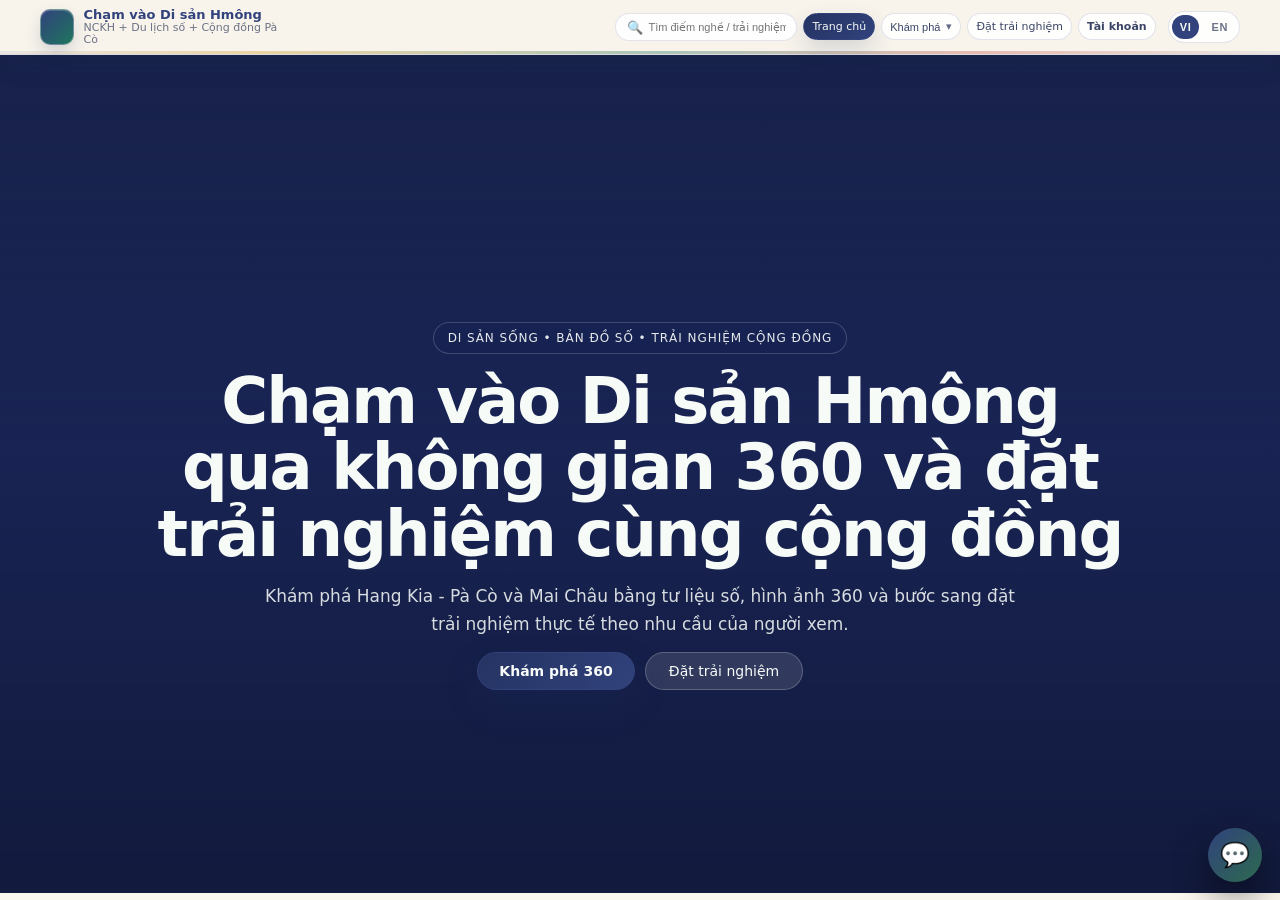
<file: index.html>
<!doctype html>
<html lang="vi">
<head>
  <meta charset="utf-8" />
  <meta name="viewport" content="width=device-width, initial-scale=1" />
  <title>Chạm vào Di sản Hmông - Trang chủ</title>
  <link rel="stylesheet" href="assets/style.css" />
</head>
<body class="page-home">
  <header class="topbar">
    <div class="container top-inner">
      <a class="brand" href="index.html">
        <div class="logo" aria-hidden="true"></div>
        <div>
          <b>Chạm vào Di sản Hmông</b>
          <span>NCKH + Du lịch số + Cộng đồng Pà Cò</span>
        </div>
      </a>
      <nav class="nav">
        <div class="search-wrap nav-search" id="homeSearchWrap" style="margin-top:0">
          <div class="search">
            <span class="search-icon" aria-hidden="true">🔍</span>
            <input id="homeSearchInput" class="input" placeholder="Tìm điểm nghề / trải nghiệm / homestay..." />
          </div>
          <div id="homeSearchHistoryDropdown" class="search-history-dropdown" style="display:none"></div>
          <div id="homeSearchResults" class="search-results" style="display:none"></div>
        </div>
        <a class="active" href="index.html">Trang chủ</a>
        <div class="nav-dropdown" data-nav-dropdown>
          <button class="nav-dropdown-trigger" type="button" aria-haspopup="true" aria-expanded="false"><span class="nav-dropdown-trigger-label">Khám phá</span><span class="nav-dropdown-chevron" aria-hidden="true">▾</span></button>
          <div class="nav-dropdown-menu">
            <a href="map.html">Bản đồ</a>
            <a href="du-lich-ao-360.html">Du lịch ảo 360</a>
            <a href="huong-dan.html">Các bài viết</a>
            <a href="san-pham.html">Gian sản phẩm</a>
            <a href="thu-vien-so.html">Thư viện số</a>
          </div>
        </div>
        <a href="booking.html">Đặt trải nghiệm</a>
        <a href="admin-bookings.html" class="nav-account-link">Tài khoản</a>
      </nav>
    </div>
  </header>

  <main class="home-landing">
    <section class="home-hero360">
      <div class="home-hero360-media">
        <iframe
          src="https://23000908-cell.github.io/3Dvistar_premium/#scene=MS_3"
          title="Không gian 360 Mông Space"
          loading="eager"
          referrerpolicy="no-referrer-when-downgrade"
          allowfullscreen
        ></iframe>
      </div>
      <div class="home-hero360-overlay"></div>
      <div class="container home-hero360-content">
        <span class="home-kicker">Di sản sống • Bản đồ số • Trải nghiệm cộng đồng</span>
        <h1>Chạm vào Di sản Hmông qua không gian 360 và đặt trải nghiệm cùng cộng đồng</h1>
        <p class="home-hero-lead">Khám phá Hang Kia - Pà Cò và Mai Châu bằng tư liệu số, hình ảnh 360 và bước sang đặt trải nghiệm thực tế theo nhu cầu của người xem.</p>
        <div class="home-hero-actions">
          <a class="btn primary" href="du-lich-ao-360.html">Khám phá 360</a>
          <a class="btn" href="booking.html">Đặt trải nghiệm</a>
        </div>
      </div>
    </section>
  </main>

  <script src="js/config.js"></script>
  <script src="js/demo-data.js"></script>
  <script src="js/i18n.js"></script>
  <script src="js/app.js"></script>
  <script src="js/home-search.js"></script>
  <script src="js/chatbot.js"></script>
  <script src="js/nav-dropdown.js"></script>
</body>
</html>
</file>
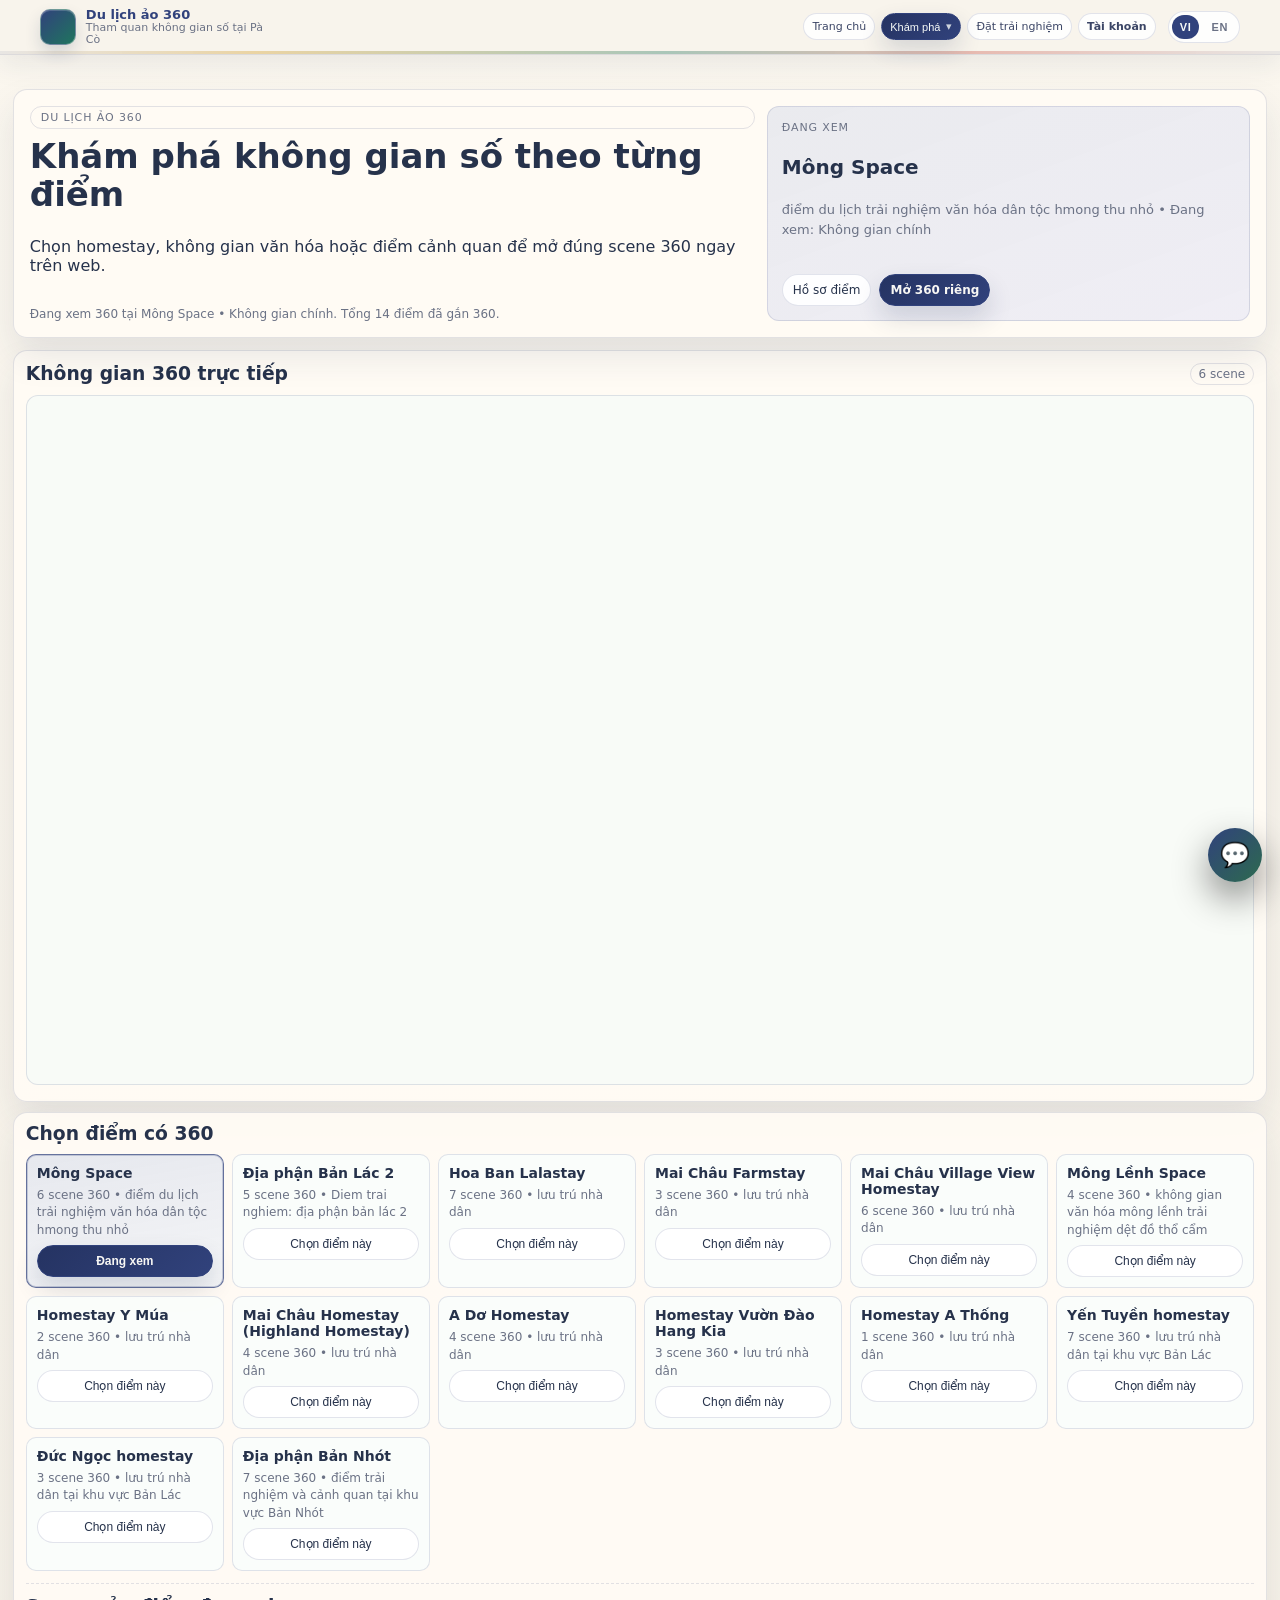
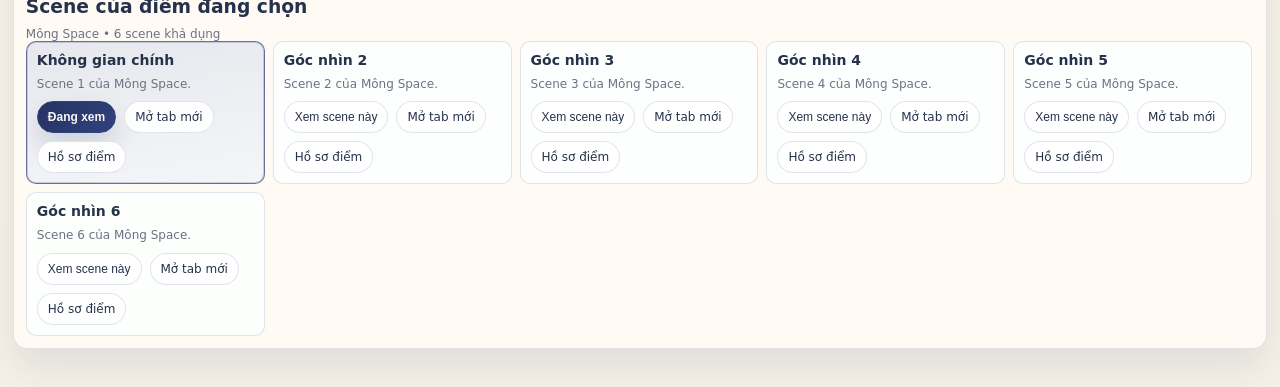
<file: du-lich-ao-360.html>
<!doctype html>
<html lang="vi">
<head>
  <meta charset="utf-8" />
  <meta name="viewport" content="width=device-width, initial-scale=1" />
  <title>Du lịch ảo 360</title>
  <link rel="stylesheet" href="assets/style.css" />
</head>
<body class="page-functional">
  <header class="topbar">
    <div class="container top-inner">
      <a class="brand" href="index.html">
        <div class="logo" aria-hidden="true"></div>
        <div>
          <b>Du lịch ảo 360</b>
          <span>Tham quan không gian số tại Pà Cò</span>
        </div>
      </a>
      <nav class="nav">
        <a href="index.html">Trang chủ</a>
        <div class="nav-dropdown is-active" data-nav-dropdown>
          <button class="nav-dropdown-trigger" type="button" aria-haspopup="true" aria-expanded="false"><span class="nav-dropdown-trigger-label">Khám phá</span><span class="nav-dropdown-chevron" aria-hidden="true">▾</span></button>
          <div class="nav-dropdown-menu">
            <a href="map.html">Bản đồ</a>
            <a class="active" href="du-lich-ao-360.html">Du lịch ảo 360</a>
            <a href="huong-dan.html">Các bài viết</a>
            <a href="san-pham.html">Gian sản phẩm</a>
            <a href="thu-vien-so.html">Thư viện số</a>
          </div>
        </div>
        <a href="booking.html">Đặt trải nghiệm</a>
        <a href="admin-bookings.html" class="nav-account-link">Tài khoản</a>
      </nav>
    </div>
  </header>

  <main class="container container-wide main virtual-main">
    <section class="card virtual-hero-card">
      <div class="virtual-hero-copy">
        <div class="article-kicker">Du lịch ảo 360</div>
        <h1>Khám phá không gian số theo từng điểm</h1>
        <p class="lead">Chọn homestay, không gian văn hóa hoặc điểm cảnh quan để mở đúng scene 360 ngay trên web.</p>
        <div id="virtual360Meta" class="note">Đang tải dữ liệu 360...</div>
      </div>
      <div class="virtual-hero-highlight">
        <div class="virtual-highlight-label">Đang xem</div>
        <h3 id="virtualCurrentPlaceName">Chưa chọn điểm</h3>
        <p id="virtualCurrentPlaceSummary">Dữ liệu điểm và scene sẽ hiện tại đây khi bạn chọn.</p>
        <div class="virtual-highlight-actions">
          <a id="virtualPlaceProfileLink" class="btn small" href="place.html">Hồ sơ điểm</a>
          <a id="virtualOpenExternalLink" class="btn small primary" href="#" target="_blank" rel="noopener">Mở 360 riêng</a>
        </div>
      </div>
    </section>

    <section class="virtual-layout section">
      <article class="card virtual-embed-card">
        <div class="virtual-block-head">
          <h3 style="margin:0">Không gian 360 trực tiếp</h3>
          <span id="virtualSceneCount" class="tag">0 scene</span>
        </div>
        <iframe
          id="virtual360Embed"
          title="Không gian du lịch ảo 360"
          loading="lazy"
          referrerpolicy="no-referrer"
          allowfullscreen
        ></iframe>
      </article>

      <article class="card virtual-scenes-card">
        <div class="virtual-side-block">
          <h3 style="margin:0 0 10px">Chọn điểm có 360</h3>
          <div id="virtual360PlaceList" class="virtual-place-grid">
            <div class="search-empty">Đang tải danh sách điểm 360...</div>
          </div>
        </div>
        <div class="virtual-side-block">
          <h3 style="margin:0 0 10px">Scene của điểm đang chọn</h3>
          <div id="virtual360SelectedPlace" class="note">Đang chuẩn bị scene 360...</div>
        </div>
        <div id="virtual360SceneList" class="virtual-scene-grid">
          <div class="search-empty">Đang tải scene 360...</div>
        </div>
      </article>
    </section>
  </main>

  <script src="js/config.js"></script>
  <script src="js/demo-data.js"></script>
  <script src="js/i18n.js"></script>
  <script src="js/app.js"></script>
  <script src="js/virtual360.js"></script>
  <script src="js/chatbot.js"></script>
  <script src="js/nav-dropdown.js"></script>
</body>
</html>
</file>
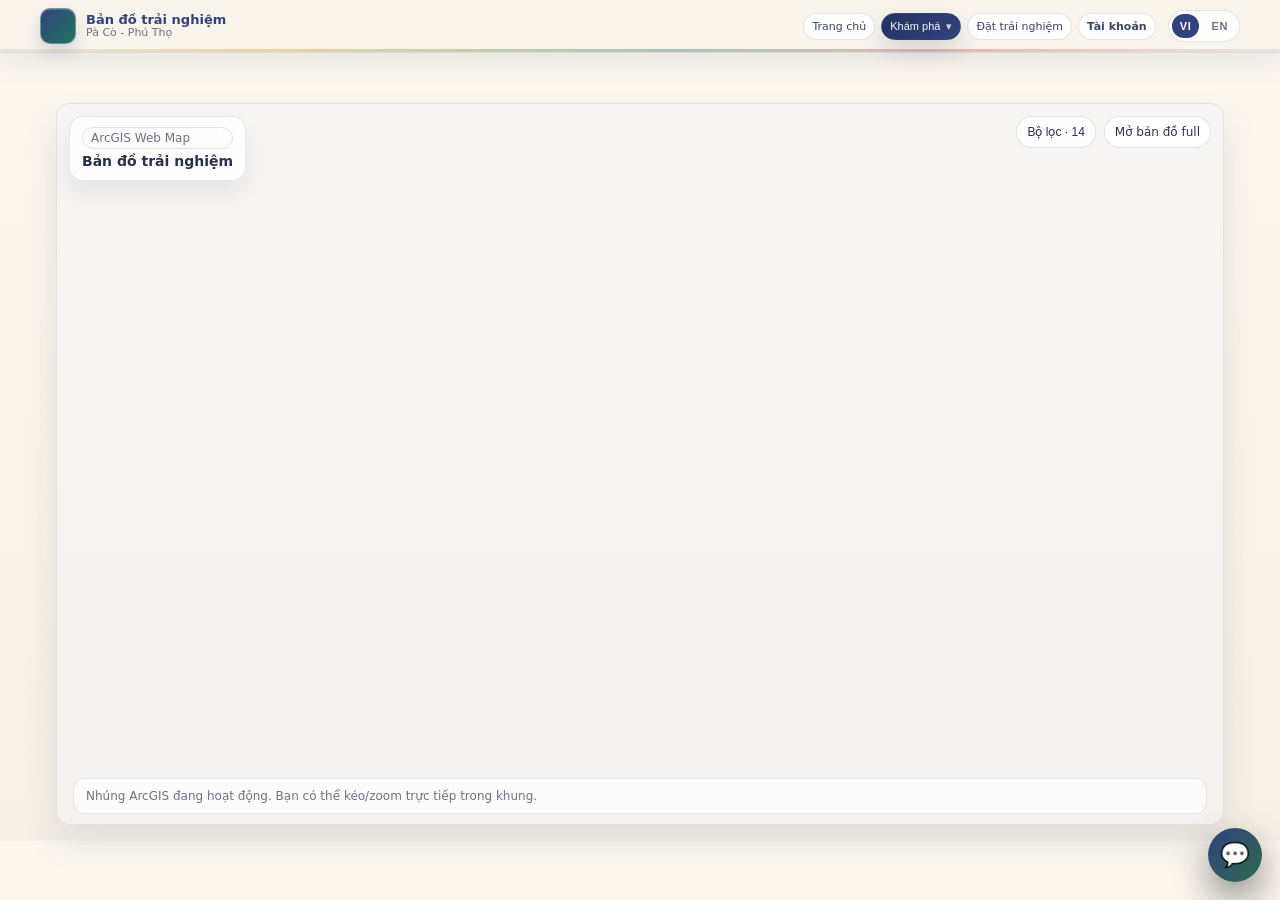
<file: map.html>
<!doctype html>
<html lang="vi">
<head>
  <meta charset="utf-8" />
  <meta name="viewport" content="width=device-width, initial-scale=1" />
  <title>Bản đồ trải nghiệm - ArcGIS Web Map</title>
  <link rel="stylesheet" href="assets/style.css" />
</head>
<body class="page-functional">
  <header class="topbar">
    <div class="container top-inner">
      <a class="brand" href="index.html">
        <div class="logo" aria-hidden="true"></div>
        <div>
          <b>Bản đồ trải nghiệm</b>
          <span>Pà Cò - Phú Thọ</span>
        </div>
      </a>
      <nav class="nav">
        <a href="index.html">Trang chủ</a>
        <div class="nav-dropdown is-active" data-nav-dropdown>
          <button class="nav-dropdown-trigger" type="button" aria-haspopup="true" aria-expanded="false"><span class="nav-dropdown-trigger-label">Khám phá</span><span class="nav-dropdown-chevron" aria-hidden="true">▾</span></button>
          <div class="nav-dropdown-menu">
            <a class="active" href="map.html">Bản đồ</a>
            <a href="du-lich-ao-360.html">Du lịch ảo 360</a>
            <a href="huong-dan.html">Các bài viết</a>
            <a href="san-pham.html">Gian sản phẩm</a>
            <a href="thu-vien-so.html">Thư viện số</a>
          </div>
        </div>
        <a href="booking.html">Đặt trải nghiệm</a>
        <a href="admin-bookings.html" class="nav-account-link">Tài khoản</a>
      </nav>
    </div>
  </header>

  <main class="container">
    <section class="map-layout">
      <section class="card map-box">
        <div class="map-toolbar">
          <div class="map-toolbar-copy">
            <span class="tag">ArcGIS Web Map</span>
            <strong>Bản đồ trải nghiệm</strong>
          </div>
          <div class="map-toolbar-actions">
            <button id="mapFilterToggle" class="btn small map-panel-toggle" type="button" aria-expanded="false" aria-controls="mapFilterPanel">Bộ lọc điểm</button>
            <a id="btnOpenArcgisFull" class="btn small" href="#" target="_blank" rel="noopener">Mở bản đồ full</a>
          </div>
        </div>
        <div id="mapHint" class="note map-note">Nhúng ArcGIS đang hoạt động. Bạn có thể kéo/zoom trực tiếp trong khung.</div>
        <div class="map-shell">
          <aside id="mapFilterPanel" class="card sidebar map-floating-sidebar" aria-label="Bộ lọc điểm">
            <div class="sidebar-head">
              <div>
                <h3>Bộ lọc điểm</h3>
                <p>Lọc nhanh các điểm trên bản đồ</p>
              </div>
              <div class="sidebar-head-actions">
                <span id="pointCount" class="tag">0 điểm</span>
                <button id="mapFilterClose" class="sidebar-close" type="button" aria-label="Thu gọn bộ lọc">×</button>
              </div>
            </div>

            <div class="search-box">
              <input class="input" id="searchInput" placeholder="Tìm theo tên hoặc mô tả..." />
            </div>

            <div class="filter-box">
              <h5>Loại điểm</h5>
              <label class="check"><input type="checkbox" data-filter-type value="craft" checked /> Nghề</label>
              <label class="check"><input type="checkbox" data-filter-type value="heritage" checked /> Di sản</label>
              <label class="check"><input type="checkbox" data-filter-type value="service" checked /> Dịch vụ</label>
              <label class="check"><input type="checkbox" data-filter-type value="landscape" checked /> Cảnh quan</label>
            </div>

            <div class="filter-box">
              <h5>Quyền ghi hình</h5>
              <label class="check"><input type="checkbox" data-filter-perm value="allowed" checked /> Được</label>
              <label class="check"><input type="checkbox" data-filter-perm value="ask" checked /> Xin phép</label>
              <label class="check"><input type="checkbox" data-filter-perm value="not_allowed" checked /> Không được</label>
            </div>

            <div class="filter-box">
              <h5>Mức nhạy cảm</h5>
              <label class="check"><input type="checkbox" data-filter-sens value="public" checked /> Công khai</label>
              <label class="check"><input type="checkbox" data-filter-sens value="limited" checked /> Giới hạn</label>
              <label class="check"><input type="checkbox" data-filter-sens value="sensitive" checked /> Nhạy cảm</label>
            </div>

            <div class="filter-box">
              <div class="row sidebar-subhead"><h5>Danh sách điểm</h5></div>
              <div id="pointList" class="point-list"></div>
            </div>
          </aside>
          <div id="map" class="map-stage"></div>
        </div>
      </section>
    </section>
  </main>

  <script>
    // Link bản đồ ArcGIS đang dùng cho bản demo.
    window.ARCGIS_EMBED_URL = "https://www.arcgis.com/apps/mapviewer/index.html?configurableview=true&webmap=e560ca003f7a41d3964c41b25c103509&theme=light&center=104.91394540817865,20.702889922468014&scale=144447.638572";
    // (Tuỳ chọn) Link mở full tab, nếu bỏ trống sẽ dùng cùng link embed.
    window.ARCGIS_FULL_URL = "https://www.arcgis.com/apps/mapviewer/index.html?configurableview=true&webmap=e560ca003f7a41d3964c41b25c103509&theme=light&center=104.91394540817865,20.702889922468014&scale=144447.638572";
  </script>
  <script src="js/config.js"></script>
  <script src="js/demo-data.js"></script>
  <script src="js/metrics.js"></script>
  <script src="js/i18n.js"></script>
  <script src="js/app.js"></script>
  <script src="js/map.js"></script>
  <script src="js/chatbot.js"></script>
  <script src="js/nav-dropdown.js"></script>
</body>
</html>
</file>
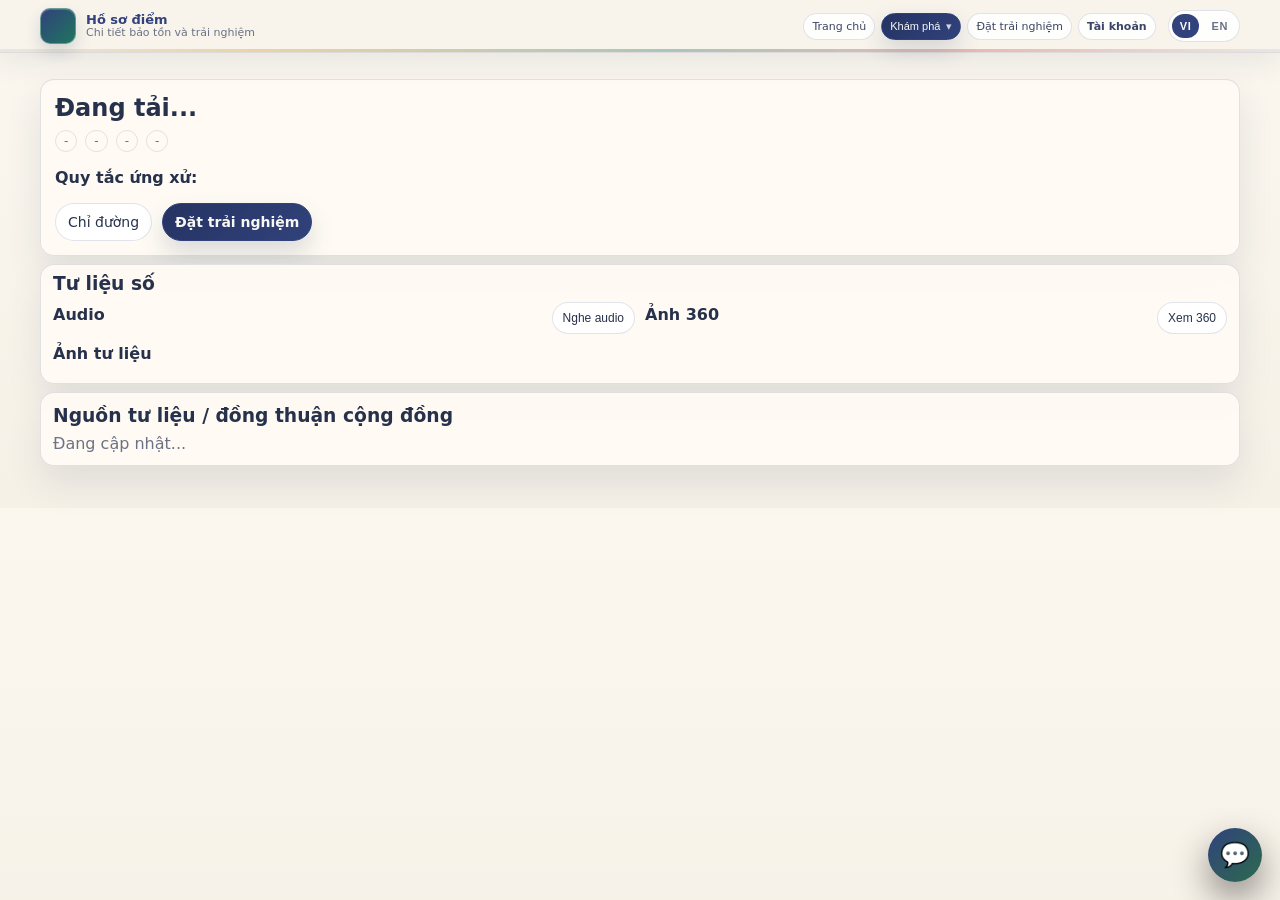
<file: place.html>
<!doctype html>
<html lang="vi">
<head>
  <meta charset="utf-8" />
  <meta name="viewport" content="width=device-width, initial-scale=1" />
  <title>Hồ sơ điểm</title>
  <link rel="stylesheet" href="assets/style.css" />
</head>
<body class="page-content">
  <header class="topbar">
    <div class="container top-inner">
      <a class="brand" href="index.html">
        <div class="logo"></div>
        <div>
          <b>Hồ sơ điểm</b>
          <span>Chi tiết bảo tồn và trải nghiệm</span>
        </div>
      </a>
      <nav class="nav">
        <a href="index.html">Trang chủ</a>
        <div class="nav-dropdown is-active" data-nav-dropdown>
          <button class="nav-dropdown-trigger" type="button" aria-haspopup="true" aria-expanded="false"><span class="nav-dropdown-trigger-label">Khám phá</span><span class="nav-dropdown-chevron" aria-hidden="true">▾</span></button>
          <div class="nav-dropdown-menu">
            <a href="map.html">Bản đồ</a>
            <a href="du-lich-ao-360.html">Du lịch ảo 360</a>
            <a href="huong-dan.html">Các bài viết</a>
            <a href="san-pham.html">Gian sản phẩm</a>
            <a href="thu-vien-so.html">Thư viện số</a>
          </div>
        </div>
        <a href="booking.html">Đặt trải nghiệm</a>
        <a href="admin-bookings.html" class="nav-account-link">Tài khoản</a>
      </nav>
    </div>
  </header>

  <main class="container main">
    <section id="placeChooser" class="card" style="padding:12px;display:none">
      <h3 id="chooserTitle" style="margin:0 0 8px">Chọn điểm để xem hồ sơ</h3>
      <p id="chooserDesc" style="margin:0 0 10px;color:var(--muted)">Bạn chưa chọn điểm cụ thể. Chọn nhanh một điểm bên dưới:</p>
      <div id="chooserList" class="grid"></div>
    </section>

    <section class="card" style="padding:14px">
      <h1 id="placeName" style="margin:0 0 8px">Đang tải...</h1>
      <div class="badges">
        <span id="placeType" class="tag">-</span>
        <span id="placeCoords" class="tag">-</span>
        <span id="permissionBadge" class="tag">-</span>
        <span id="sensitivityBadge" class="tag">-</span>
      </div>
      <p id="placeSummary" style="color:var(--muted)"></p>
      <p><b>Quy tắc ứng xử:</b> <span id="placeNotes"></span></p>
      <p id="sensitiveAlert" class="error" style="display:none">Một phần thông tin được lược giản để tôn trọng cộng đồng.</p>
      <div class="row" style="justify-content:flex-start">
        <a id="btnDirection" class="btn" href="#" target="_blank" rel="noopener">Chỉ đường</a>
        <a id="btnBooking" class="btn primary" href="#">Đặt trải nghiệm</a>
      </div>
    </section>

    <section class="media card">
      <h3 style="margin:0 0 8px">Tư liệu số</h3>
      <div class="media-grid">
        <div>
          <div class="row" style="justify-content:space-between">
            <h4 style="margin:0 0 8px">Audio</h4>
            <button id="btnAudioAction" class="btn small" type="button">Nghe audio</button>
          </div>
          <div id="audioWrap"></div>
        </div>
        <div>
          <div class="row" style="justify-content:space-between">
            <h4 style="margin:0 0 8px">Ảnh 360</h4>
            <button id="btnPanoAction" class="btn small" type="button">Xem 360</button>
          </div>
          <div id="panoWrap"></div>
        </div>
      </div>
      <div style="margin-top:10px">
        <h4 style="margin:0 0 8px">Ảnh tư liệu</h4>
        <div id="imageWrap"></div>
      </div>
    </section>

    <section class="card" style="padding:12px">
      <h3 style="margin:0 0 8px">Nguồn tư liệu / đồng thuận cộng đồng</h3>
      <p id="sourceNote" style="margin:0;color:var(--muted)">Đang cập nhật...</p>
    </section>
  </main>

  <script src="js/config.js"></script>
  <script src="js/demo-data.js"></script>
  <script src="js/metrics.js"></script>
  <script src="js/i18n.js"></script>
  <script src="js/app.js"></script>
  <script src="js/place.js"></script>
  <script src="js/chatbot.js"></script>
  <script src="js/nav-dropdown.js"></script>
</body>
</html>
</file>
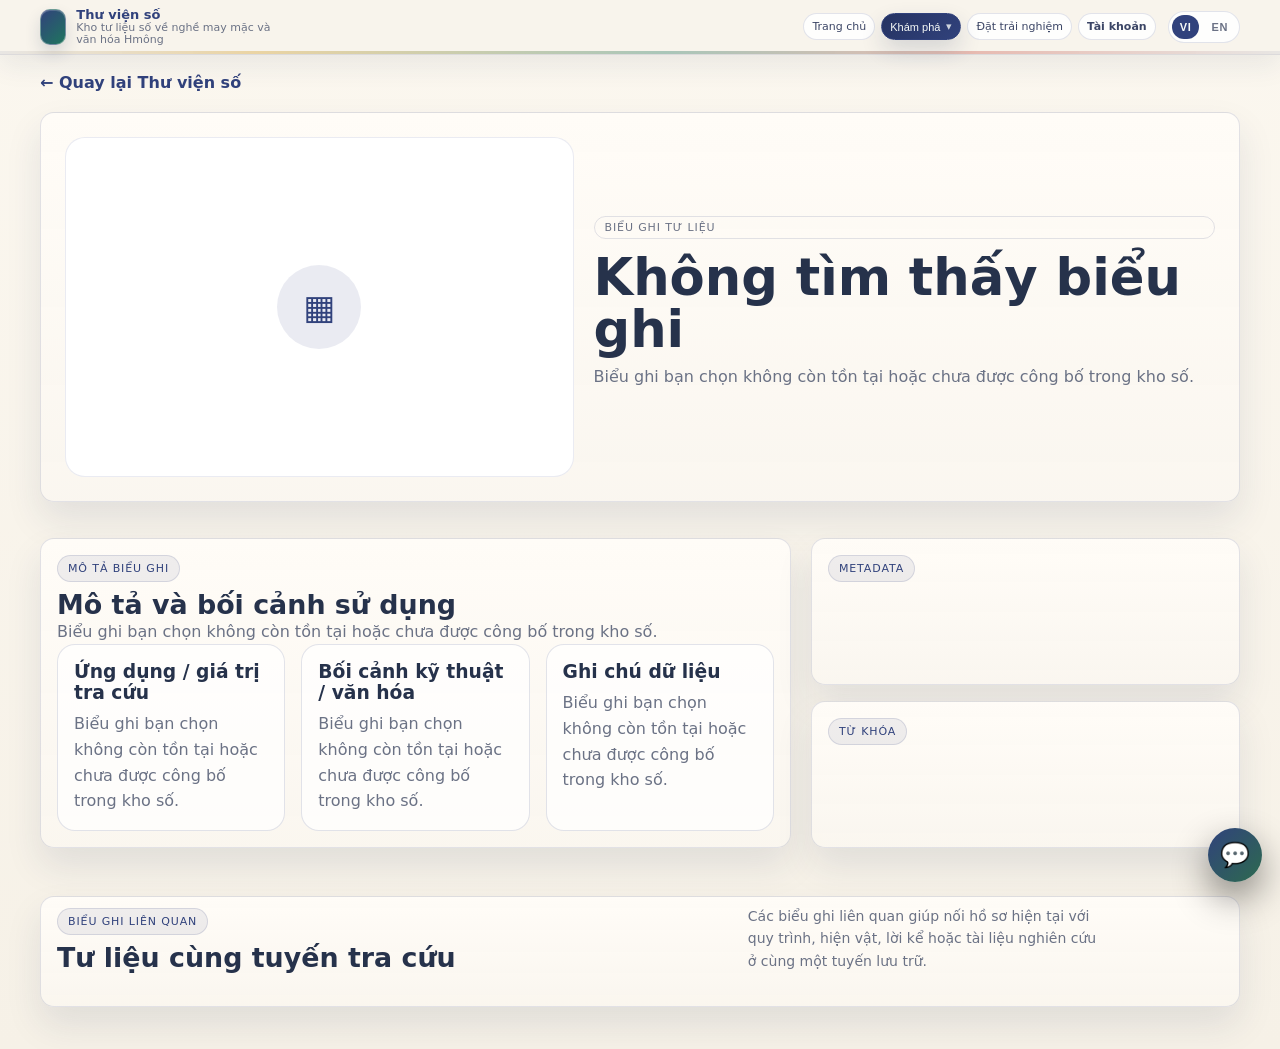
<file: thu-vien-so-chi-tiet.html>
<!doctype html>
<html lang="vi">
<head>
  <meta charset="utf-8" />
  <meta name="viewport" content="width=device-width, initial-scale=1" />
  <title>Chi tiết tư liệu</title>
  <link rel="stylesheet" href="assets/style.css" />
</head>
<body class="page-content page-library-detail">
  <header class="topbar">
    <div class="container top-inner">
      <a class="brand" href="thu-vien-so.html">
        <div class="logo" aria-hidden="true"></div>
        <div>
          <b>Thư viện số</b>
          <span>Kho tư liệu số về nghề may mặc và văn hóa Hmông</span>
        </div>
      </a>
      <nav class="nav">
        <a href="index.html">Trang chủ</a>
        <div class="nav-dropdown is-active" data-nav-dropdown>
          <button class="nav-dropdown-trigger" type="button" aria-haspopup="true" aria-expanded="false"><span class="nav-dropdown-trigger-label">Khám phá</span><span class="nav-dropdown-chevron" aria-hidden="true">▾</span></button>
          <div class="nav-dropdown-menu">
            <a href="map.html">Bản đồ</a>
            <a href="du-lich-ao-360.html">Du lịch ảo 360</a>
            <a href="huong-dan.html">Các bài viết</a>
            <a href="san-pham.html">Gian sản phẩm</a>
            <a class="active" href="thu-vien-so.html">Thư viện số</a>
          </div>
        </div>
        <a href="booking.html">Đặt trải nghiệm</a>
        <a href="admin-bookings.html" class="nav-account-link">Tài khoản</a>
      </nav>
    </div>
  </header>

  <main class="container main library-detail-main">
    <a class="library-back-link" href="thu-vien-so.html">← Quay lại Thư viện số</a>

    <section class="section card library-detail-hero">
      <div class="library-detail-media" id="libraryDetailMedia"></div>
      <div class="library-detail-copy">
        <span id="libraryDetailKicker" class="article-kicker">BIỂU GHI TƯ LIỆU</span>
        <h1 id="libraryDetailTitle">Đang tải biểu ghi...</h1>
        <p id="libraryDetailLead" class="lead">Trang chi tiết hiển thị metadata, mô tả và mối liên hệ của một tư liệu số trong thư viện.</p>
        <div id="libraryDetailMeta" class="library-detail-meta"></div>
      </div>
    </section>

    <section class="section library-detail-layout">
      <article class="card library-detail-body">
        <div class="archive-section-head">
          <div>
            <span id="libraryDetailDescKicker" class="home-section-kicker">Mô tả biểu ghi</span>
            <h2 id="libraryDetailDescTitle">Mô tả và bối cảnh sử dụng</h2>
          </div>
        </div>
        <p id="libraryDetailDescription"></p>
        <div class="library-detail-note-grid">
          <div class="detail-note-card">
            <h3 id="libraryDetailUsageTitle">Ứng dụng / giá trị tra cứu</h3>
            <p id="libraryDetailUsage"></p>
          </div>
          <div class="detail-note-card">
            <h3 id="libraryDetailContextTitle">Bối cảnh kỹ thuật / văn hóa</h3>
            <p id="libraryDetailContext"></p>
          </div>
          <div class="detail-note-card">
            <h3 id="libraryDetailNoteTitle">Ghi chú dữ liệu</h3>
            <p id="libraryDetailNote"></p>
          </div>
        </div>
      </article>

      <aside class="library-detail-side">
        <section class="card library-detail-aside-card">
          <span id="libraryDetailInfoKicker" class="home-section-kicker">Metadata</span>
          <dl id="libraryDetailMetadataList" class="library-detail-dl"></dl>
        </section>
        <section class="card library-detail-aside-card">
          <span id="libraryDetailTagsKicker" class="home-section-kicker">Từ khóa</span>
          <div id="libraryDetailTags" class="record-tags"></div>
        </section>
      </aside>
    </section>

    <section class="section card library-related-panel">
      <div class="archive-section-head archive-section-head-split">
        <div>
          <span id="libraryDetailRelatedKicker" class="home-section-kicker">Biểu ghi liên quan</span>
          <h2 id="libraryDetailRelatedTitle">Tư liệu cùng tuyến tra cứu</h2>
        </div>
        <p id="libraryDetailRelatedLead">Các biểu ghi liên quan giúp nối hồ sơ hiện tại với quy trình, hiện vật, lời kể hoặc tài liệu nghiên cứu ở cùng một tuyến lưu trữ.</p>
      </div>
      <div id="libraryDetailRelatedGrid" class="archive-highlight-grid"></div>
    </section>
  </main>

  <script src="js/config.js"></script>
  <script src="js/demo-data.js"></script>
  <script src="js/i18n.js"></script>
  <script src="js/app.js"></script>
  <script src="js/chatbot.js"></script>
  <script src="js/nav-dropdown.js"></script>
  <script src="js/library-detail.js"></script>
</body>
</html>
</file>
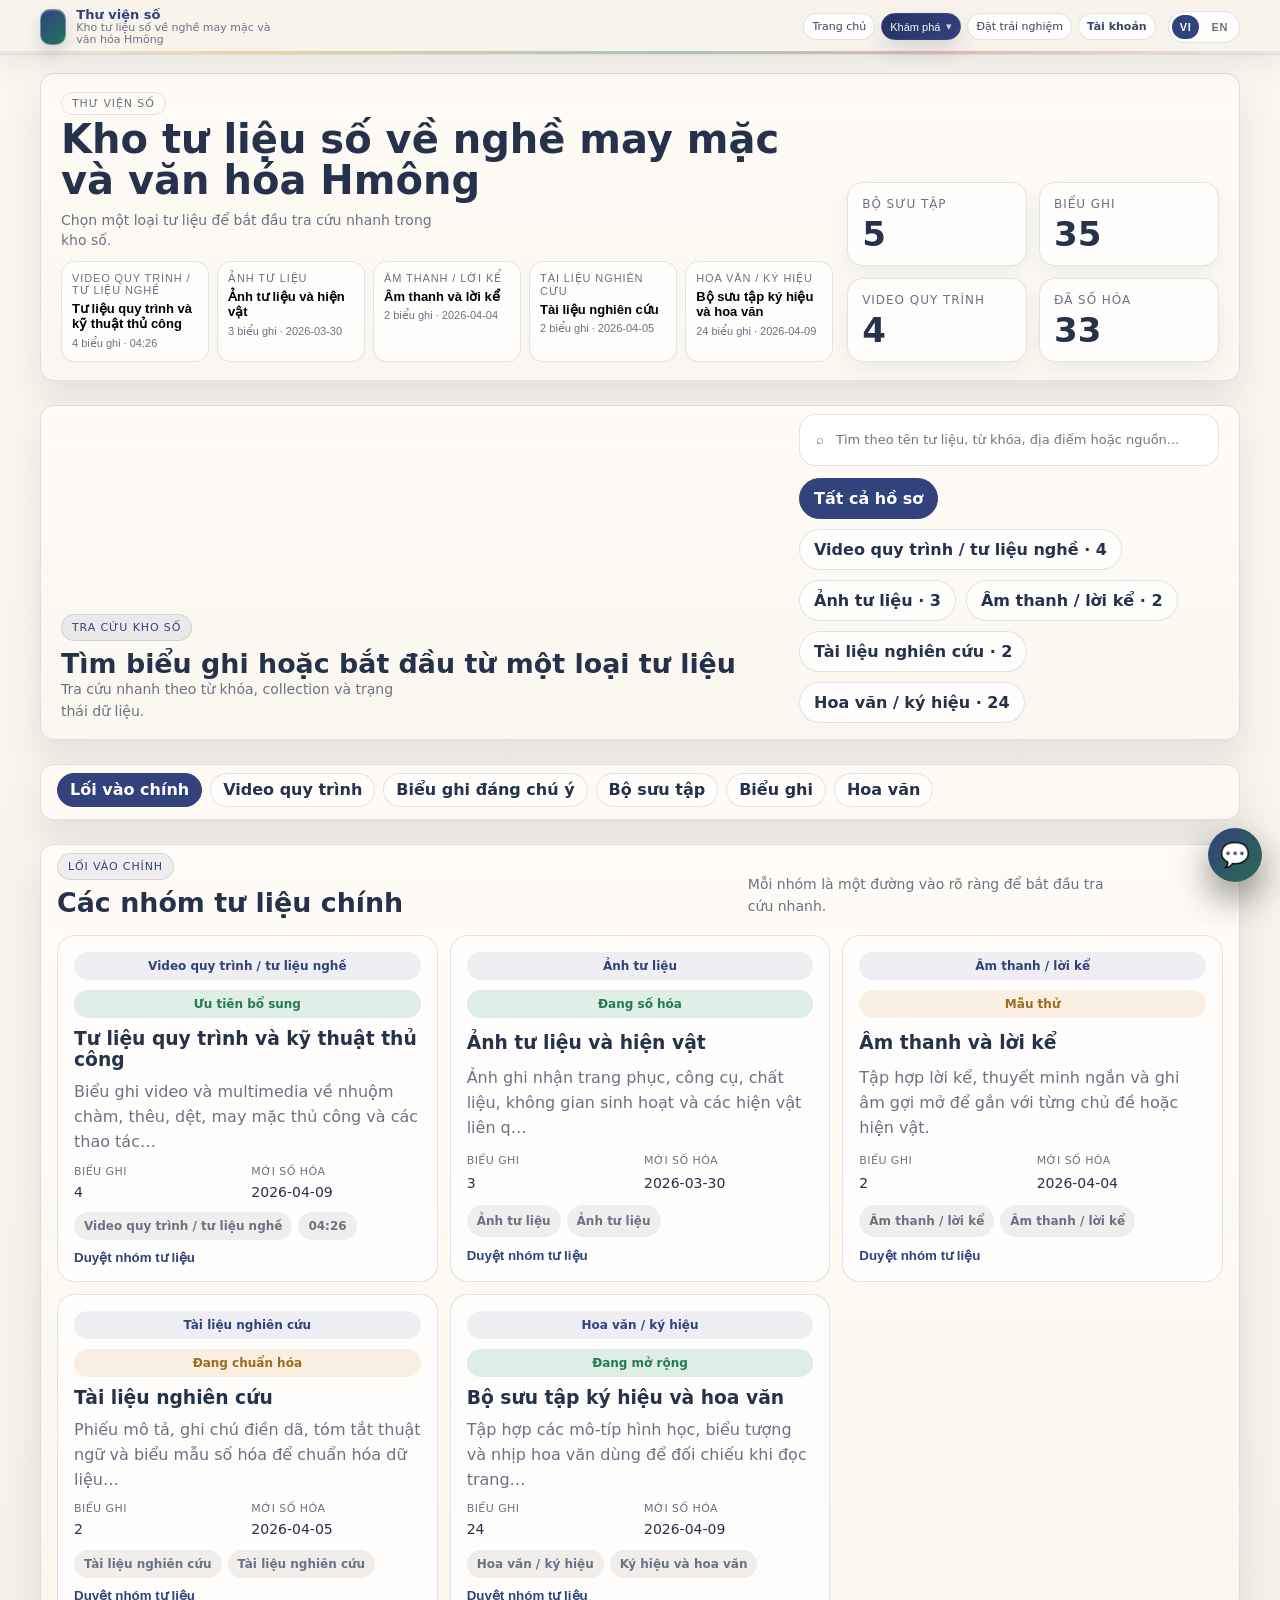
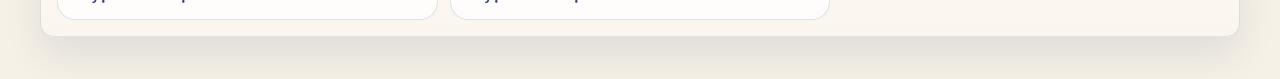
<file: thu-vien-so.html>
<!doctype html>
<html lang="vi">
<head>
  <meta charset="utf-8" />
  <meta name="viewport" content="width=device-width, initial-scale=1" />
  <title>Thư viện số</title>
  <link rel="stylesheet" href="assets/style.css" />
</head>
<body class="page-content page-library">
  <header class="topbar">
    <div class="container top-inner">
      <a class="brand" href="index.html">
        <div class="logo" aria-hidden="true"></div>
        <div>
          <b>Thư viện số</b>
          <span>Kho tư liệu số về nghề may mặc và văn hóa Hmông</span>
        </div>
      </a>
      <nav class="nav">
        <a href="index.html">Trang chủ</a>
        <div class="nav-dropdown is-active" data-nav-dropdown>
          <button class="nav-dropdown-trigger" type="button" aria-haspopup="true" aria-expanded="false"><span class="nav-dropdown-trigger-label">Khám phá</span><span class="nav-dropdown-chevron" aria-hidden="true">▾</span></button>
          <div class="nav-dropdown-menu">
            <a href="map.html">Bản đồ</a>
            <a href="du-lich-ao-360.html">Du lịch ảo 360</a>
            <a href="huong-dan.html">Các bài viết</a>
            <a href="san-pham.html">Gian sản phẩm</a>
            <a class="active" href="thu-vien-so.html">Thư viện số</a>
          </div>
        </div>
        <a href="booking.html">Đặt trải nghiệm</a>
        <a href="admin-bookings.html" class="nav-account-link">Tài khoản</a>
      </nav>
    </div>
  </header>

  <main class="container main library-main archive-main">
    <section class="section card archive-hero">
      <div class="archive-hero-copy">
        <span id="libraryKicker" class="article-kicker">THƯ VIỆN SỐ</span>
        <h1 id="libraryHeroTitle">Kho tư liệu số về nghề may mặc và văn hóa Hmông</h1>
        <p id="libraryHeroLead" class="lead">Chọn một loại tư liệu để bắt đầu tra cứu nhanh trong kho số.</p>
        <div id="archiveHeroPaths" class="archive-hero-paths" aria-label="Lối vào nhanh của thư viện số"></div>
      </div>
      <div class="archive-hero-stats" id="archiveStats" aria-live="polite"></div>
    </section>

    <section class="section card archive-toolbar">
      <div class="archive-toolbar-copy">
        <span id="libraryBrowseKicker" class="home-section-kicker">Tra cứu kho số</span>
        <h2 id="libraryBrowseTitle">Tìm biểu ghi hoặc bắt đầu từ một loại tư liệu</h2>
        <p id="libraryBrowseLead">Tra cứu nhanh theo từ khóa, collection và trạng thái dữ liệu.</p>
      </div>
      <div class="archive-toolbar-actions">
        <label class="archive-search" for="librarySearchInput">
          <span aria-hidden="true">⌕</span>
          <input id="librarySearchInput" type="search" placeholder="Tìm theo tên tư liệu, từ khóa hoặc nguồn..." />
        </label>
        <div id="libraryTypeFilters" class="archive-filter-row" aria-label="Lọc theo loại tư liệu"></div>
      </div>
    </section>

    <section class="section card archive-view-switcher" aria-label="Chuyển nhóm nội dung thư viện số">
      <button id="libraryViewPathways" class="archive-view-chip is-active" type="button" data-library-view="pathways">Lối vào chính</button>
      <button id="libraryViewVideos" class="archive-view-chip" type="button" data-library-view="videos">Video quy trình</button>
      <button id="libraryViewHighlights" class="archive-view-chip" type="button" data-library-view="highlights">Biểu ghi đáng chú ý</button>
      <button id="libraryViewCollections" class="archive-view-chip" type="button" data-library-view="collections">Collection</button>
      <button id="libraryViewRecords" class="archive-view-chip" type="button" data-library-view="records">Biểu ghi</button>
      <button id="libraryViewMotifs" class="archive-view-chip" type="button" data-library-view="motifs">Hoa văn</button>
    </section>

    <section class="section card archive-discovery-panel archive-panel is-active" data-library-panel="pathways">
      <div class="archive-section-head archive-section-head-split">
        <div>
          <span id="libraryPathwaysKicker" class="home-section-kicker">Lối vào kho số</span>
          <h2 id="libraryPathwaysTitle">Các nhóm tư liệu chính</h2>
        </div>
        <p id="libraryPathwaysLead">Mỗi nhóm là một tuyến tra cứu độc lập, đủ rõ để bạn chọn đường vào phù hợp chỉ sau vài giây đầu tiên.</p>
      </div>
      <div id="libraryPathwaysGrid" class="archive-pathway-grid"></div>
    </section>

    <section class="section card archive-video-panel archive-panel" data-library-panel="videos" hidden>
      <div class="archive-section-head archive-section-head-split">
        <div>
          <span id="libraryVideoKicker" class="home-section-kicker">Tư liệu quy trình</span>
          <h2 id="libraryVideoTitle">Video nghề là một tuyến tra cứu cốt lõi của kho tư liệu</h2>
        </div>
        <p id="libraryVideoLead">Duyệt nhanh các hồ sơ video về nhuộm chàm, thêu, dệt, may mặc thủ công và những công đoạn nghề liên quan.</p>
      </div>
      <div class="archive-video-showcase">
        <div id="libraryVideoFeatured" class="archive-video-feature"></div>
        <div id="libraryVideoGrid" class="archive-video-grid"></div>
      </div>
    </section>

    <section class="section card archive-highlights-panel archive-panel" data-library-panel="highlights" hidden>
      <div class="archive-section-head archive-section-head-split">
        <div>
          <span id="libraryHighlightsKicker" class="home-section-kicker">Biểu ghi nổi bật</span>
          <h2 id="libraryHighlightsTitle">Một số biểu ghi tiêu biểu từ nhiều nhóm tư liệu</h2>
        </div>
        <p id="libraryHighlightsLead">Một nhịp duyệt nhanh để thấy ngay kho số đang chứa nhiều loại biểu ghi khác nhau.</p>
      </div>
      <div id="libraryHighlightsGrid" class="archive-highlight-grid"></div>
      <div class="archive-section-actions">
        <button id="libraryHighlightsMore" class="text-link text-link-button" type="button" data-library-view="records">Xem thêm biểu ghi</button>
      </div>
    </section>

    <section class="section archive-layout" id="archivePanelLayout" hidden>
      <div class="archive-primary-column">
        <section class="card archive-collections-panel archive-panel" data-library-panel="collections" hidden>
          <div class="archive-section-head archive-section-head-split">
            <div>
              <span id="libraryCollectionsKicker" class="home-section-kicker">Bộ sưu tập</span>
              <h2 id="libraryCollectionsTitle">Các collection hiện có trong kho tư liệu</h2>
            </div>
            <p id="libraryCollectionsLead">Mỗi collection là một nhóm tư liệu có thể tiếp tục mở rộng mà không đổi cấu trúc tra cứu.</p>
          </div>
          <div id="libraryCollectionsGrid" class="archive-collections-grid"></div>
        </section>

        <section class="card archive-records-panel archive-panel" id="archiveRecordsSection" data-library-panel="records" hidden>
          <div class="archive-section-head archive-section-head-split">
            <div>
              <span id="libraryRecordsKicker" class="home-section-kicker">Biểu ghi tra cứu</span>
              <h2 id="libraryRecordsTitle">Biểu ghi số hóa có thể mở và đối chiếu ngay</h2>
            </div>
            <p id="libraryRecordsLead">Mỗi mục cho biết loại tư liệu, nguồn và trạng thái dữ liệu trước khi mở chi tiết.</p>
          </div>
          <div class="archive-records-toolbar">
            <p id="libraryResultsMeta" class="archive-results-meta">Đang tải dữ liệu thư viện...</p>
            <button id="libraryClearFilters" class="btn ghost small" type="button">Xoá lọc</button>
          </div>
          <div id="libraryRecordGrid" class="archive-record-grid"></div>
          <div id="libraryEmptyState" class="archive-empty-state" hidden>
            <h3 id="libraryEmptyTitle">Chưa có hồ sơ phù hợp</h3>
            <p id="libraryEmptyLead">Bạn có thể đổi từ khóa tìm kiếm hoặc chuyển sang nhóm tư liệu khác để tiếp tục tra cứu.</p>
          </div>
        </section>

        <section class="card archive-featured-panel archive-panel" id="motifCollection" data-library-panel="motifs" hidden>
          <div class="archive-section-head archive-section-head-split">
            <div>
              <span id="libraryMotifKicker" class="home-section-kicker">Collection chuyên đề</span>
              <h2 id="libraryMotifTitle">Bộ sưu tập ký hiệu và hoa văn</h2>
            </div>
            <p id="libraryMotifLead">Hoa văn là collection được số hóa sâu nhất ở giai đoạn này, nhưng được trình bày như một chuyên đề bên trong kho tư liệu số, không phải toàn bộ định nghĩa của trang.</p>
          </div>

          <div class="archive-collection-brief-grid">
            <article class="archive-collection-brief">
              <span id="libraryMotifGuideKicker" class="home-section-kicker">Cách đọc collection này</span>
              <h3 id="libraryMotifGuideTitle">Dùng như bộ đối chiếu biểu tượng và cách gọi tên</h3>
              <p id="libraryMotifGuideLead">Mỗi mục là một biểu ghi nhỏ được tách từ ảnh tổng hợp. Mục tiêu của collection này là tạo nền tra cứu ban đầu để sau này nối sang ảnh chi tiết, bài viết, audio hoặc sản phẩm liên quan.</p>
              <ul class="archive-guidance-list">
                <li id="libraryMotifGuide1">Đối chiếu tên tiếng Anh, cách gọi Hmông và loại ký hiệu.</li>
                <li id="libraryMotifGuide2">Theo dõi ngày số hóa, nguồn và tình trạng dữ liệu của từng mô-típ.</li>
                <li id="libraryMotifGuide3">Mở chi tiết để xem metadata và ghi chú ứng dụng.</li>
              </ul>
            </article>

            <article class="archive-collection-brief archive-reference-card">
              <div class="archive-reference-copy">
                <span id="libraryReferenceKicker" class="home-section-kicker">Tư liệu tham chiếu</span>
                <h3 id="libraryReferenceTitle">Bảng tổng hợp hoa văn gốc</h3>
                <p id="libraryReferenceLead">Ảnh tổng hợp gốc được giữ lại như một tư liệu tham chiếu cấp collection. Từ đây, các biểu tượng được tách ra thành biểu ghi riêng để phục vụ tra cứu và bổ sung diễn giải sau này.</p>
              </div>
              <figure class="library-master-figure">
                <img src="assets/library/hmong-motifs.jpg" alt="Bảng tổng hợp hoa văn Hmông" loading="lazy" />
              </figure>
            </article>
          </div>

          <div class="archive-records-toolbar archive-motif-toolbar">
            <p id="libraryMotifMeta" class="archive-results-meta">Đang tải collection hoa văn...</p>
            <button id="libraryMotifToggle" class="btn ghost small" type="button">Xem thêm</button>
          </div>
          <div id="libraryMotifGrid" class="archive-motif-grid"></div>
        </section>
      </div>

      <aside class="archive-sidebar" id="archiveSidebar">
        <section class="card archive-sidebar-card">
          <span id="librarySidebar1Kicker" class="home-section-kicker">Mục đích lưu trữ</span>
          <h3 id="librarySidebar1Title">Kho số này ưu tiên mô tả, chuẩn hóa và bảo tồn khả năng tra cứu</h3>
          <p id="librarySidebar1Lead">Mỗi tư liệu được giữ như một biểu ghi có thể tìm, đối chiếu và cập nhật dần theo thời gian.</p>
        </section>
        <section class="card archive-sidebar-card">
          <span id="librarySidebar2Kicker" class="home-section-kicker">Tình trạng dữ liệu</span>
          <ul class="archive-status-list">
            <li><span class="status-pill tone-active">Đã số hóa</span><p id="libraryStatusActive">Đã có file hoặc thumbnail để mở biểu ghi.</p></li>
            <li><span class="status-pill tone-draft">Đang bổ sung</span><p id="libraryStatusDraft">Đã có hồ sơ nền, còn chờ file thật hoặc chú giải sâu hơn.</p></li>
          </ul>
        </section>
        <section class="card archive-sidebar-card">
          <span id="librarySidebar3Kicker" class="home-section-kicker">Duyệt nhanh theo collection</span>
          <div id="librarySidebarCollections" class="archive-sidebar-links"></div>
        </section>
      </aside>
    </section>
  </main>

  <script src="js/config.js"></script>
  <script src="js/demo-data.js"></script>
  <script src="js/i18n.js"></script>
  <script src="js/app.js"></script>
  <script src="js/chatbot.js"></script>
  <script src="js/nav-dropdown.js"></script>
  <script src="js/library.js"></script>
</body>
</html>
</file>
<file: assets/style.css>
:root {
  --bg: #f6f1e7;
  --surface: rgba(255, 251, 245, 0.92);
  --surface-2: rgba(250, 246, 239, 0.97);
  --line: rgba(49, 66, 124, 0.14);
  --text: #26324b;
  --muted: #6b7285;
  --brand: #31427c;
  --brand-2: #1f755e;
  --accent: #c54a3d;
  --accent-2: #d8aa46;
  --link: #31427c;
  --link-hover: #212d5c;
  --danger: #d64545;
  --warn: #d8a342;
  --ok: #2f8b62;
  --radius: 14px;
  --shadow: 0 18px 36px rgba(31, 47, 90, 0.1);
  --motif-ribbon: none;
  --hmong-motif-soft: none;
  --hmong-motif-dense: none;
  --hmong-motif-border: none;
}

* { box-sizing: border-box; }
html, body { margin: 0; padding: 0; }
body {
  font-family: ui-sans-serif, system-ui, -apple-system, Segoe UI, Roboto, Helvetica, Arial;
  color: var(--text);
  background: linear-gradient(180deg, #fbf7ef 0%, var(--bg) 100%);
  position: relative;
  overflow-x: clip;
}
body.modal-open {
  overflow: hidden;
}

a { color: inherit; text-decoration: none; }
.container { max-width: 1200px; margin: 0 auto; padding: 0 16px; }
.container.container-wide { max-width: min(1800px, 98vw); }

.topbar {
  position: sticky;
  top: 0;
  z-index: 120;
  border-bottom: 1px solid var(--line);
  background: rgba(248, 244, 236, 0.96);
  backdrop-filter: blur(10px);
  overflow: visible;
  box-shadow: 0 10px 28px rgba(31, 47, 90, 0.08);
}

.topbar::after {
  content: "";
  position: absolute;
  left: 0;
  right: 0;
  bottom: 0;
  height: 3px;
  background: linear-gradient(90deg, rgba(49, 66, 124, 0.08) 0%, rgba(216, 170, 70, 0.44) 20%, rgba(31, 117, 94, 0.36) 52%, rgba(197, 74, 61, 0.34) 76%, rgba(49, 66, 124, 0.08) 100%);
  opacity: 1;
  pointer-events: none;
}
.top-inner {
  display: grid;
  grid-template-columns: minmax(190px, auto) minmax(0, 1fr);
  align-items: center;
  gap: 8px 12px;
  padding: 8px 0;
  overflow: visible;
}
.brand {
  display: flex;
  align-items: center;
  gap: 10px;
  flex: 0 0 auto;
  min-width: 0;
  max-width: 250px;
}
.logo {
  width: 36px;
  height: 36px;
  border-radius: 10px;
  border: 1px solid rgba(255, 252, 247, 0.34);
  box-shadow: inset 0 1px 0 rgba(255, 255, 255, 0.18), 0 8px 16px rgba(31, 47, 90, 0.16);
  background: linear-gradient(135deg, #31427c, #1f755e);
}
.brand > div:last-child { min-width: 0; }
.brand b { display: block; font-size: 13px; color: var(--brand); line-height: 1.08; }
.brand span { display: block; font-size: 11px; color: var(--muted); line-height: 1.08; white-space: normal; }

.nav-toggle {
  display: none;
  align-items: center;
  justify-content: center;
  gap: 4px;
  min-height: 42px;
  padding: 8px 12px;
  border: 1px solid var(--line);
  border-radius: 999px;
  background: rgba(255, 255, 255, 0.92);
  color: var(--brand);
  font: inherit;
  font-size: 12px;
  font-weight: 700;
  cursor: pointer;
}

.nav-toggle-text {
  display: none;
}

.nav-toggle-bar {
  width: 16px;
  height: 2px;
  border-radius: 999px;
  background: currentColor;
  display: block;
}

.nav {
  display: flex;
  gap: 6px;
  flex-wrap: nowrap;
  align-items: center;
  justify-content: flex-end;
  margin-left: auto;
  min-width: 0;
}
.nav-search {
  position: relative;
  flex: 0 1 220px;
  max-width: 220px;
  min-width: 160px;
  z-index: 10;
}
.nav-search .search {
  margin-top: 0;
  gap: 0;
  flex-wrap: nowrap;
  position: relative;
}
.nav-search .search-icon {
  position: absolute;
  left: 12px;
  top: 50%;
  transform: translateY(-50%);
  font-size: 13px;
  color: var(--muted);
  pointer-events: none;
}
.nav-search .input {
  padding: 7px 10px 7px 32px;
  font-size: 11px;
  width: 100%;
}
.nav-search .search-history-dropdown {
  top: calc(100% + 6px);
}
.nav-search .search-results {
  position: absolute;
  left: 0;
  right: 0;
  top: calc(100% + 6px);
  z-index: 29;
  margin-top: 0;
  max-height: min(62vh, 520px);
  overflow: auto;
  padding: 8px;
  border: 1px solid var(--line);
  border-radius: 12px;
  background: var(--surface-2);
  box-shadow: var(--shadow);
}
.nav a,
.nav-dropdown-trigger {
  display: inline-flex;
  align-items: center;
  gap: 6px;
  border: 1px solid var(--line);
  border-radius: 999px;
  padding: 6px 9px;
  color: #3b4565;
  font-size: 12px;
  font-weight: 500;
  background: rgba(255, 255, 255, 0.88);
  white-space: nowrap;
  transition: background-color 0.2s ease, color 0.2s ease, border-color 0.2s ease, box-shadow 0.2s ease;
}
.nav a.active,
.nav a:hover,
.nav-dropdown.is-active > .nav-dropdown-trigger,
.nav-dropdown.is-open > .nav-dropdown-trigger,
.nav-dropdown:hover > .nav-dropdown-trigger,
.nav-dropdown:focus-within > .nav-dropdown-trigger,
.nav-dropdown-trigger:hover,
.nav-dropdown-trigger:focus {
  color: #f7fbf8;
  border-color: var(--brand);
  background: linear-gradient(135deg, #253362, var(--brand));
  box-shadow: 0 10px 22px rgba(31, 47, 90, 0.16);
}
.nav-dropdown {
  position: relative;
  flex: 0 0 auto;
  z-index: 360;
}
.nav-dropdown::after {
  content: "";
  position: absolute;
  left: 0;
  right: 0;
  top: 100%;
  height: 14px;
}
.nav-dropdown-trigger {
  display: inline-flex;
  align-items: center;
  justify-content: center;
  border: 1px solid var(--line);
  border-radius: 999px;
  padding: 6px 9px;
  color: #3b4565;
  font-size: 12px;
  font-weight: 500;
  background: rgba(255, 255, 255, 0.88);
  white-space: nowrap;
  cursor: pointer;
  user-select: none;
  appearance: none;
  -webkit-appearance: none;
  outline: none;
  list-style: none;
}
.nav-dropdown-trigger::-webkit-details-marker {
  display: none;
}
.nav-dropdown-trigger::-moz-focus-inner {
  border: 0;
}
.nav-dropdown-chevron {
  font-size: 11px;
  opacity: 0.8;
}
.nav-dropdown-menu {
  position: absolute;
  top: calc(100% + 8px);
  left: 0;
  min-width: 210px;
  display: grid;
  gap: 4px;
  padding: 10px;
  border: 1px solid var(--line);
  border-radius: 16px;
  background: var(--surface-2);
  box-shadow: var(--shadow);
  z-index: 500;
  pointer-events: none;
  opacity: 0;
  visibility: hidden;
  transform: translateY(6px);
  transition: opacity 0.16s ease, transform 0.16s ease, visibility 0.16s ease;
}
.nav-dropdown:hover .nav-dropdown-menu,
.nav-dropdown:focus-within .nav-dropdown-menu,
.nav-dropdown.is-open .nav-dropdown-menu,
.nav-dropdown-menu:hover {
  pointer-events: auto;
  opacity: 1;
  visibility: visible;
  transform: translateY(0);
}
.nav-dropdown-menu a {
  display: block;
  padding: 8px 10px;
  border-radius: 12px;
  border: 1px solid transparent;
  background: transparent;
  box-shadow: none;
  color: var(--text);
}
.nav-dropdown-menu a.active,
.nav-dropdown-menu a:hover {
  color: #f7fbf8;
  border-color: var(--brand);
  background: linear-gradient(135deg, #273669, var(--brand));
  box-shadow: none;
}
.nav a.nav-account-link {
  font-weight: 600;
}


.lang-switch {
  display: inline-flex;
  align-items: center;
  gap: 4px;
  margin-left: 6px;
  padding: 3px;
  border: 1px solid var(--line);
  border-radius: 999px;
  background: rgba(255, 255, 255, 0.92);
}
.lang-switch-btn {
  border: none;
  background: transparent;
  color: var(--muted);
  font-size: 11px;
  font-weight: 700;
  letter-spacing: 0.06em;
  padding: 6px 8px;
  border-radius: 999px;
  cursor: pointer;
}
.lang-switch-btn:hover {
  color: var(--brand);
  background: rgba(49, 66, 124, 0.08);
}
.lang-switch-btn.is-active {
  color: #f7fbf8;
  background: var(--brand);
}

.btn {
  display: inline-flex;
  align-items: center;
  justify-content: center;
  gap: 8px;
  border: 1px solid var(--line);
  border-radius: 999px;
  background: rgba(255, 255, 255, 0.94);
  color: var(--text);
  padding: 10px 12px;
  font-size: 14px;
  cursor: pointer;
  transition: background-color 0.2s ease, color 0.2s ease, border-color 0.2s ease, transform 0.2s ease;
}
.btn.primary {
  border: 1px solid var(--brand);
  color: #f8f7f4;
  font-weight: 700;
  background: linear-gradient(135deg, #253362, var(--brand));
  box-shadow: 0 12px 24px rgba(31, 47, 90, 0.16);
}
.btn:hover {
  transform: translateY(-1px);
}
.btn.primary:hover {
  border-color: #1f2c58;
  background: linear-gradient(135deg, #1f2c58, #2c3d78);
}
.btn.danger {
  border-color: rgba(239, 68, 68, 0.45);
  color: #fbe4e4;
  background: rgba(239, 68, 68, 0.28);
}
.btn.danger:not(:disabled):hover {
  background: rgba(239, 68, 68, 0.4);
  color: #fff;
}
.btn:disabled {
  opacity: 0.65;
  cursor: not-allowed;
}
.btn.small { padding: 8px 10px; font-size: 12px; }

.card {
  border: 1px solid var(--line);
  background: var(--surface);
  border-radius: var(--radius);
  box-shadow: var(--shadow);
}
.section { padding: 20px 0; }
.section h2 { margin: 0 0 8px; font-size: 22px; }
.section p.lead { margin: 0; color: var(--muted); }

.hero {
  padding: 28px 0 10px;
  display: grid;
  grid-template-columns: minmax(0, 1.35fr) minmax(320px, 0.65fr);
  gap: 14px;
  align-items: stretch;
}
.hero-main {
  padding: 16px;
  display: flex;
  flex-direction: column;
  gap: 10px;
  min-height: 100%;
  min-width: 0;
  position: relative;
  overflow: hidden;
  isolation: isolate;
}

.hero-main::before,
.hero-side::before,
.panel-card::before,
.virtual-hero-card::before,
.article-hero::before,
.article-note-card::before {
  content: none;
}

.hero-main::after,
.hero-side::after,
.panel-card::after,
.virtual-hero-card::after,
.article-hero::after,
.article-note-card::after {
  content: none;
}

.hero-main > *,
.hero-side > *,
.panel-card > *,
.virtual-hero-card > *,
.article-hero > *,
.article-note-card > * {
  position: relative;
  z-index: 1;
}
.badge {
  display: inline-flex;
  align-items: center;
  gap: 8px;
  border: 1px solid var(--line);
  border-radius: 999px;
  background: rgba(233, 242, 236, 0.92);
  padding: 7px 10px;
  font-size: 12px;
  color: var(--muted);
}
.hero h1 { font-size: clamp(24px, 3.2vw, 34px); line-height: 1.1; margin: 10px 0 8px; }
.hero .desc { color: var(--muted); max-width: 70ch; margin: 0; }
.hero-mini-grid {
  margin-top: 8px;
  display: grid;
  grid-template-columns: repeat(3, minmax(0, 1fr));
  gap: 6px;
}
.hero-mini-card {
  border: 1px solid var(--line);
  border-radius: 10px;
  padding: 8px 10px;
  background: rgba(255, 255, 255, 0.56);
  display: grid;
  gap: 2px;
  transition: border-color 0.2s ease, background 0.2s ease, transform 0.2s ease;
  text-align: left;
  cursor: pointer;
  font: inherit;
}
.hero-mini-card .k {
  font-size: 12px;
  font-weight: 700;
  color: var(--brand);
}
.hero-mini-card .v {
  font-size: 11px;
  color: var(--muted);
}
.hero-mini-card:hover {
  border-color: rgba(49, 66, 124, 0.42);
  background: rgba(49, 66, 124, 0.08);
  transform: translateY(-1px);
}
.hero-mini-card.is-active {
  border-color: var(--brand);
  color: #f8f7f4;
  background: var(--brand);
}
.hero-mini-card.is-active .k,
.hero-mini-card.is-active .v {
  color: rgba(248, 247, 244, 0.92);
}
.hero-research {
  margin-top: auto;
  border: 1px solid rgba(49, 66, 124, 0.12);
  border-radius: 12px;
  padding: 10px;
  background: rgba(250, 253, 251, 0.92);
}
.hero-research-title {
  font-size: 12px;
  font-weight: 700;
  letter-spacing: 0.05em;
  text-transform: uppercase;
  color: var(--muted);
  margin-bottom: 8px;
}
.hero-research-grid {
  display: grid;
  grid-template-columns: repeat(3, minmax(0, 1fr));
  gap: 8px;
}
.hero-research-card {
  border: 1px solid rgba(39, 78, 64, 0.13);
  border-radius: 10px;
  padding: 9px 10px;
  background: rgba(255, 255, 255, 0.66);
  display: grid;
  gap: 4px;
  position: relative;
  overflow: hidden;
}
.hero-research-card::before {
  content: "";
  position: absolute;
  left: 0;
  top: 0;
  width: 100%;
  height: 2px;
  background: var(--brand);
  opacity: 0.85;
}
.hero-research-card b {
  font-size: 12px;
  letter-spacing: 0.01em;
}
.hero-research-card span {
  font-size: 11px;
  line-height: 1.35;
  color: var(--muted);
}
.home-tab-panel[hidden] {
  display: none !important;
}
.panel-card {
  padding: 14px;
  display: grid;
  gap: 10px;
  position: relative;
  overflow: hidden;
  isolation: isolate;
}
.route-planner-form {
  display: grid;
  gap: 10px;
}
.route-planner-grid {
  display: grid;
  grid-template-columns: 1fr 1fr;
  gap: 10px;
}
.route-planner-grid .input {
  border-radius: 12px;
  padding: 10px 12px;
}
.route-planner-actions {
  display: flex;
  gap: 8px;
  flex-wrap: wrap;
}
.route-results {
  display: grid;
  gap: 10px;
}
.route-result-card {
  border: 1px solid var(--line);
  border-radius: 12px;
  background: rgba(252, 255, 253, 0.92);
  padding: 11px;
  display: grid;
  gap: 8px;
}
.route-result-card h3 {
  margin: 0;
  font-size: 16px;
}
.route-result-badges {
  display: flex;
  gap: 6px;
  flex-wrap: wrap;
}
.route-badge {
  border: 1px solid var(--line);
  border-radius: 999px;
  padding: 3px 8px;
  font-size: 11px;
  color: var(--muted);
}
.route-result-desc {
  color: var(--muted);
  font-size: 13px;
  margin: 0;
}
.route-stop-list {
  margin: 0;
  padding-left: 16px;
  color: var(--muted);
  font-size: 13px;
  display: grid;
  gap: 4px;
}
.route-result-actions {
  display: flex;
  gap: 8px;
  flex-wrap: wrap;
}
.panel-image-grid {
  display: grid;
  grid-template-columns: 1fr 1fr;
  gap: 10px;
}
.panel-media-placeholder {
  min-height: 180px;
  border: 1px dashed var(--line);
  border-radius: 12px;
  background:
    linear-gradient(135deg, rgba(49, 66, 124, 0.08), rgba(55, 48, 163, 0.08)),
    rgba(0, 0, 0, 0.12);
  display: flex;
  align-items: center;
  justify-content: center;
  color: var(--muted);
  font-size: 13px;
  text-align: center;
  padding: 10px;
}
.intro-article {
  display: grid;
  gap: 12px;
}
.intro-article h3 {
  margin: 2px 0 0;
  font-size: 20px;
  line-height: 1.25;
}
.intro-article h4 {
  margin: 8px 0 0;
  font-size: 16px;
  line-height: 1.3;
}
.intro-article p {
  margin: 0;
  color: var(--muted);
  line-height: 1.7;
}
.intro-figure-grid {
  display: grid;
  grid-template-columns: 1fr 1fr;
  gap: 10px;
}
.intro-figure {
  margin: 0;
  border: 1px solid var(--line);
  border-radius: 12px;
  background: rgba(248, 251, 247, 0.94);
  overflow: hidden;
}
.intro-figure img {
  width: 100%;
  height: 220px;
  object-fit: cover;
  display: block;
}
.intro-figure figcaption {
  padding: 8px 10px 10px;
  color: var(--muted);
  font-size: 12px;
  line-height: 1.45;
}
.intro-figure.inline {
  max-width: min(100%, 760px);
  margin: 6px auto 10px;
  background: transparent;
  overflow: visible;
}
.intro-figure.inline img {
  display: block;
  width: auto;
  max-width: 100%;
  height: auto;
  max-height: min(72vh, 520px);
  object-fit: contain;
  object-position: center;
  background: transparent;
  margin: 0 auto;
}
.virtual-layout {
  display: grid;
  grid-template-columns: 1.1fr 0.9fr;
  gap: 12px;
  padding-top: 12px;
}
.virtual-hero-card {
  padding: 16px;
  display: grid;
  grid-template-columns: minmax(0, 1.2fr) minmax(280px, 0.8fr);
  gap: 12px;
  align-items: stretch;
  position: relative;
  overflow: hidden;
  isolation: isolate;
}
.virtual-hero-copy {
  display: grid;
  gap: 8px;
}
.virtual-hero-copy h1 {
  margin: 0;
  font-size: clamp(24px, 3vw, 34px);
  line-height: 1.12;
  color: var(--text);
}
.virtual-hero-highlight {
  border: 1px solid rgba(49, 66, 124, 0.14);
  border-radius: 12px;
  padding: 14px;
  display: grid;
  gap: 8px;
  background:
    linear-gradient(160deg, rgba(49, 66, 124, 0.1), rgba(55, 48, 163, 0.08)),
    rgba(255, 255, 255, 0.68);
}
.virtual-highlight-label {
  font-size: 11px;
  letter-spacing: 0.08em;
  text-transform: uppercase;
  color: var(--muted);
}
.virtual-hero-highlight h3 {
  margin: 0;
  font-size: 20px;
  line-height: 1.2;
}
.virtual-hero-highlight p {
  margin: 0;
  color: var(--muted);
  font-size: 13px;
  line-height: 1.5;
}
.virtual-highlight-actions {
  display: flex;
  gap: 8px;
  flex-wrap: wrap;
  margin-top: auto;
}
.virtual-embed-card,
.virtual-scenes-card {
  padding: 12px;
}
.virtual-block-head {
  display: flex;
  align-items: center;
  justify-content: space-between;
  gap: 8px;
  margin-bottom: 10px;
}
#virtual360Embed {
  width: 100%;
  min-height: 72vh;
  border: 1px solid var(--line);
  border-radius: 12px;
  background: rgba(248, 251, 247, 0.94);
}
.virtual-scene-grid {
  display: grid;
  gap: 8px;
  max-height: 72vh;
  overflow: auto;
  padding-right: 2px;
}
.virtual-main .virtual-layout {
  grid-template-columns: 1fr;
  gap: 10px;
}
.virtual-main #virtual360Embed {
  min-height: calc(100vh - 210px);
}
.virtual-main .virtual-scenes-card {
  padding-top: 10px;
}
.virtual-main .virtual-scene-grid {
  grid-template-columns: repeat(auto-fit, minmax(220px, 1fr));
  max-height: none;
}
.virtual-side-block + .virtual-side-block {
  margin-top: 12px;
  padding-top: 12px;
  border-top: 1px dashed var(--line);
}
.virtual-place-grid {
  display: grid;
  grid-template-columns: repeat(auto-fit, minmax(180px, 1fr));
  gap: 8px;
}
.virtual-place-card {
  border: 1px solid var(--line);
  border-radius: 10px;
  background: rgba(250, 253, 251, 0.92);
  padding: 10px;
  display: grid;
  gap: 6px;
  align-content: start;
}
.virtual-place-card.is-active {
  border-color: rgba(49, 66, 124, 0.72);
  box-shadow: 0 0 0 1px rgba(49, 66, 124, 0.22) inset;
  background:
    linear-gradient(170deg, rgba(49, 66, 124, 0.12), rgba(49, 66, 124, 0.05)),
    rgba(255, 255, 255, 0.88);
}
.virtual-place-card h4 {
  margin: 0;
  font-size: 14px;
}
.virtual-place-card p {
  margin: 0;
  font-size: 12px;
  color: var(--muted);
  line-height: 1.45;
}
.virtual-scene-card {
  border: 1px solid var(--line);
  border-radius: 10px;
  padding: 10px;
  background: rgba(252, 255, 253, 0.92);
  display: grid;
  gap: 8px;
}
.virtual-scene-card.is-active {
  border-color: rgba(49, 66, 124, 0.72);
  box-shadow: 0 0 0 1px rgba(49, 66, 124, 0.22) inset;
  background:
    linear-gradient(170deg, rgba(49, 66, 124, 0.12), rgba(49, 66, 124, 0.05)),
    rgba(255, 255, 255, 0.88);
}
.virtual-scene-card h4 {
  margin: 0;
  font-size: 14px;
}
.virtual-scene-card p {
  margin: 0;
  font-size: 12px;
  color: var(--muted);
  line-height: 1.45;
}
.virtual-scene-actions {
  display: flex;
  gap: 8px;
  flex-wrap: wrap;
}
.article-hero {
  padding: 16px;
  display: grid;
  gap: 12px;
  position: relative;
  overflow: hidden;
  isolation: isolate;
}
.article-hero-top h1 {
  margin: 6px 0 8px;
  font-size: clamp(22px, 2.5vw, 30px);
  line-height: 1.15;
  color: var(--text);
}
.article-kicker {
  display: inline-block;
  border: 1px solid var(--line);
  border-radius: 999px;
  padding: 4px 10px;
  font-size: 11px;
  letter-spacing: 0.08em;
  text-transform: uppercase;
  color: var(--muted);
}
.article-meta-chips {
  display: flex;
  gap: 8px;
  flex-wrap: wrap;
}
.article-chip {
  border: 1px solid var(--line);
  border-radius: 999px;
  padding: 5px 10px;
  font-size: 12px;
  color: var(--muted);
  background: rgba(255, 255, 255, 0.03);
}
.article-quick-nav {
  display: flex;
  gap: 8px;
  flex-wrap: wrap;
}
.article-topic-grid {
  display: grid;
  grid-template-columns: repeat(3, minmax(0, 1fr));
  gap: 12px;
  margin-top: 10px;
}
.article-topic-card {
  border: 1px solid var(--line);
  border-radius: 14px;
  padding: 14px;
  background:
    linear-gradient(170deg, rgba(49, 66, 124, 0.09), rgba(49, 66, 124, 0.03)),
    rgba(255, 255, 255, 0.78);
  display: grid;
  gap: 10px;
  transition: transform .2s ease, border-color .2s ease, background .2s ease;
}
.article-topic-card:hover {
  transform: translateY(-2px);
  border-color: rgba(49, 66, 124, 0.55);
  background:
    linear-gradient(170deg, rgba(49, 66, 124, 0.14), rgba(49, 66, 124, 0.06)),
    rgba(255, 255, 255, 0.88);
}
.article-topic-head {
  display: flex;
  align-items: center;
  gap: 8px;
}
.article-topic-icon {
  width: 28px;
  height: 28px;
  border-radius: 9px;
  border: 1px solid var(--line);
  background: rgba(255, 255, 255, 0.06);
  display: inline-flex;
  align-items: center;
  justify-content: center;
  font-size: 14px;
}
.article-topic-card h3 {
  margin: 0;
  font-size: 17px;
  color: var(--text);
  letter-spacing: 0.01em;
}
.article-topic-card p {
  margin: 0;
  font-size: 13px;
  line-height: 1.45;
  color: var(--muted);
}
.article-list {
  margin: 0;
  padding-left: 16px;
  color: var(--muted);
  display: grid;
  gap: 8px;
  font-size: 13px;
  line-height: 1.45;
}
.article-list a {
  color: var(--link);
  font-weight: 600;
  text-decoration: underline;
  text-decoration-thickness: 1px;
  text-underline-offset: 2px;
  text-decoration-color: rgba(197, 74, 61, 0.38);
}
.article-list a:hover {
  color: var(--link-hover);
  text-decoration-color: rgba(197, 74, 61, 0.7);
}
.article-list a:visited {
  color: var(--accent);
}
.article-topic-actions {
  margin-top: 2px;
}
.article-note-card {
  padding: 14px;
  position: relative;
  overflow: hidden;
  isolation: isolate;
}
.article-hero-blog {
  display: grid;
  gap: 14px;
}
.article-featured-card {
  display: grid;
  grid-template-columns: minmax(320px, 1fr) minmax(0, 1fr);
  gap: 16px;
  padding: 22px;
  align-items: stretch;
}
.article-featured-media {
  position: relative;
  overflow: hidden;
  border-radius: 20px;
  min-height: 360px;
  background: rgba(49, 66, 124, 0.08);
}
.article-featured-media img {
  width: 100%;
  height: 100%;
  object-fit: cover;
  display: block;
}
.article-featured-copy {
  display: grid;
  gap: 12px;
  align-content: start;
}
.article-featured-copy h2 {
  margin: 0;
  font-size: clamp(28px, 3vw, 40px);
  line-height: 1.08;
}
.article-featured-copy p {
  margin: 0;
  color: var(--muted);
  line-height: 1.7;
}
.article-chip-featured {
  background: rgba(49, 66, 124, 0.12);
  border-color: rgba(49, 66, 124, 0.18);
  color: var(--brand);
}
.article-side-note {
  display: grid;
  gap: 8px;
  margin-top: 8px;
  padding: 16px 18px;
  border: 1px solid rgba(49, 66, 124, 0.12);
  border-radius: 18px;
  background: rgba(255, 252, 247, 0.94);
}
.article-side-note strong {
  font-size: 16px;
}
.article-side-note p {
  margin: 0;
  color: var(--muted);
  line-height: 1.65;
}
.article-blog-section {
  display: grid;
  gap: 14px;
}
.article-section-head {
  display: flex;
  align-items: flex-start;
  gap: 12px;
}
.article-section-head h2 {
  margin: 0 0 4px;
  font-size: 28px;
  line-height: 1.15;
}
.article-section-head p {
  margin: 0;
  color: var(--muted);
  line-height: 1.65;
  max-width: 780px;
}
.article-blog-grid {
  display: grid;
  grid-template-columns: repeat(3, minmax(0, 1fr));
  gap: 14px;
}
.article-blog-card {
  padding: 14px;
  display: grid;
  gap: 12px;
  align-content: start;
}
.article-blog-cover {
  position: relative;
  overflow: hidden;
  border-radius: 18px;
  aspect-ratio: 16 / 9;
  background: rgba(49, 66, 124, 0.08);
}
.article-blog-cover img {
  width: 100%;
  height: 100%;
  display: block;
  object-fit: cover;
}
.article-blog-card h3 {
  margin: 0;
  font-size: 22px;
  line-height: 1.2;
}
.article-blog-card p {
  margin: 0;
  color: var(--muted);
  line-height: 1.7;
}
.article-blog-badge {
  display: inline-flex;
  width: fit-content;
  padding: 6px 10px;
  border-radius: 999px;
  border: 1px solid rgba(49, 66, 124, 0.12);
  background: rgba(248, 251, 247, 0.94);
  color: var(--muted);
  font-size: 11px;
  letter-spacing: 0.08em;
  text-transform: uppercase;
}
.article-blog-meta {
  display: flex;
  flex-wrap: wrap;
  gap: 8px;
  color: var(--muted);
  font-size: 12px;
}
.article-blog-meta span {
  padding: 4px 8px;
  border-radius: 999px;
  background: rgba(242, 247, 243, 0.96);
  border: 1px solid rgba(49, 66, 124, 0.1);
}
.search {
  margin-top: 14px;
  display: flex;
  gap: 8px;
  flex-wrap: wrap;
}
.search-wrap { margin-top: 10px; position: relative; }
.search-wrap .search { margin-top: 0; }
.input {
  width: 100%;
  border: 1px solid var(--line);
  border-radius: 999px;
  background: rgba(255, 255, 255, 0.94);
  color: var(--text);
  padding: 11px 14px;
}
.search .input { flex: 1 1 330px; }
.note { margin-top: 8px; color: var(--muted); font-size: 12px; }
.search-results { margin-top: 10px; display: grid; gap: 8px; }
.search-history-dropdown {
  position: absolute;
  left: 0;
  right: 0;
  top: calc(100% + 6px);
  z-index: 30;
  border: 1px solid var(--line);
  border-radius: 12px;
  background: var(--surface-2);
  box-shadow: var(--shadow);
  overflow: auto;
  max-height: 220px;
}
.search-history-empty {
  padding: 10px 12px;
  color: var(--muted);
  font-size: 13px;
}
.search-history-row {
  display: flex;
  align-items: center;
  gap: 8px;
  padding: 8px 10px;
  border-bottom: 1px solid var(--line);
}
.search-history-row:last-child { border-bottom: none; }
.history-keyword {
  flex: 1;
  text-align: left;
  border: none;
  background: transparent;
  color: var(--text);
  font-size: 13px;
  cursor: pointer;
  padding: 4px 0;
}
.history-keyword:hover { color: var(--brand); }
.history-remove {
  border: none;
  width: 22px;
  height: 22px;
  border-radius: 999px;
  cursor: pointer;
  font-size: 16px;
  line-height: 1;
  color: #fecaca;
  background: rgba(239, 68, 68, 0.2);
}
.history-remove:hover {
  background: rgba(239, 68, 68, 0.35);
  color: #fff;
}
.search-empty {
  border: 1px dashed var(--line);
  border-radius: 10px;
  padding: 10px;
  color: var(--muted);
  font-size: 13px;
}
.search-result {
  border: 1px solid var(--line);
  border-radius: 10px;
  background: rgba(252, 255, 253, 0.92);
  padding: 10px;
  display: grid;
  gap: 8px;
}
.search-result h4 { margin: 0; font-size: 14px; }
.chips { margin-top: 8px; display: flex; flex-wrap: wrap; gap: 8px; }
.chip {
  border: 1px solid var(--line);
  border-radius: 999px;
  background: rgba(248, 251, 247, 0.94);
  color: var(--muted);
  padding: 8px 10px;
  font-size: 13px;
  cursor: pointer;
}
.hero-bottom {
  margin-top: auto;
  display: grid;
  gap: 8px;
}
.hero-bottom .note,
.hero-bottom .search-results,
.hero-bottom .chips {
  margin-top: 0;
}
.chip.active {
  color: #f7fbf8;
  border-color: transparent;
  background: var(--brand);
  font-weight: 700;
}

.hero-side {
  padding: 16px;
  min-width: 0;
  position: relative;
  overflow: hidden;
  isolation: isolate;
}
.weather-head {
  display: flex;
  align-items: center;
  justify-content: space-between;
  gap: 8px;
  flex-wrap: wrap;
}
.weather-title {
  margin: 0;
  font-size: 20px;
  letter-spacing: 0.03em;
}
.weather-location-chip {
  border: 1px solid var(--line);
  border-radius: 999px;
  padding: 6px 10px;
  font-size: 13px;
  color: var(--muted);
  background: rgba(255, 255, 255, 0.62);
  white-space: nowrap;
}
.weather-strip {
  margin-top: 10px;
  border: 1px solid var(--line);
  border-radius: 16px;
  padding: 10px 8px;
  background: linear-gradient(180deg, rgba(255, 255, 255, 0.72), rgba(255, 255, 255, 0.5));
  display: flex;
  gap: 8px;
  overflow-x: auto;
  scroll-snap-type: x proximity;
  -webkit-overflow-scrolling: touch;
}
.weather-slot {
  flex: 0 0 95px;
  min-height: 132px;
  border-radius: 12px;
  padding: 10px 8px;
  display: grid;
  grid-template-rows: auto 1fr auto;
  align-items: center;
  justify-items: center;
  text-align: center;
  background: rgba(255, 255, 255, 0.62);
}
.weather-slot .top {
  font-size: 14px;
  font-weight: 700;
  color: var(--text);
}
.weather-slot .mid {
  font-size: 30px;
  line-height: 1;
}
.weather-slot .bot {
  font-size: 16px;
  font-weight: 700;
  color: var(--text);
}
.weather-slot.sunrise .mid { font-size: 28px; }
.weather-slot.sunrise .bot {
  font-size: 12px;
  color: var(--muted);
}
.weather-week-title {
  margin-top: 12px;
  color: var(--muted);
  font-size: 12px;
  text-transform: uppercase;
  letter-spacing: 0.05em;
}
.weather-week-mini {
  margin-top: 8px;
  display: flex;
  gap: 8px;
  overflow-x: auto;
  scroll-snap-type: x proximity;
  -webkit-overflow-scrolling: touch;
  min-width: 0;
  padding-bottom: 2px;
}
.weather-day-mini {
  flex: 0 0 122px;
  border: 1px solid var(--line);
  border-radius: 10px;
  padding: 8px 6px;
  text-align: center;
  background: rgba(252, 255, 253, 0.92);
  display: grid;
  gap: 3px;
  min-width: 0;
}
.weather-day-mini.today {
  border-color: rgba(49, 66, 124, 0.72);
  box-shadow: 0 0 0 1px rgba(49, 66, 124, 0.24) inset;
  background: linear-gradient(180deg, rgba(49, 66, 124, 0.14), rgba(49, 66, 124, 0.04));
}
.weather-day-mini .today-badge {
  display: inline-block;
  justify-self: center;
  padding: 1px 7px;
  border-radius: 999px;
  font-size: 10px;
  font-weight: 700;
  letter-spacing: 0.02em;
  color: #f7fbf8;
  background: var(--brand);
}
.weather-day-mini .d {
  font-size: 11px;
  color: var(--muted);
}
.weather-day-mini .i { font-size: 17px; }
.weather-day-mini .t {
  font-size: 12px;
  font-weight: 700;
}
.stats { margin-top: 10px; display: grid; grid-template-columns: 1fr 1fr; gap: 10px; }
.stat { border: 1px solid var(--line); border-radius: 12px; padding: 10px; background: rgba(255, 255, 255, 0.74); }
.stat b { font-size: 18px; }
.stat span { display: block; margin-top: 4px; color: var(--muted); font-size: 12px; }
.todo { margin-top: 10px; padding-top: 10px; border-top: 1px dashed var(--line); color: var(--muted); font-size: 13px; }
.weather-today {
  margin-top: 12px;
  border-top: 1px dashed var(--line);
  padding-top: 10px;
}
.weather-today-grid {
  display: grid;
  grid-template-columns: 1fr 1fr;
  gap: 8px;
}
.weather-cell {
  border: 1px solid var(--line);
  border-radius: 10px;
  background: rgba(248, 251, 247, 0.94);
  padding: 8px;
}
.weather-cell .k { font-size: 12px; color: var(--muted); }
.weather-cell .v { font-size: 14px; font-weight: 700; }

.grid {
  display: grid;
  grid-template-columns: repeat(12, minmax(0, 1fr));
  gap: 12px;
}
.step-card { grid-column: span 4; padding: 14px; }
.step-num {
  width: 28px;
  height: 28px;
  border-radius: 10px;
  background: var(--brand);
  color: #f7fbf8;
  font-weight: 800;
  display: flex;
  align-items: center;
  justify-content: center;
  margin-bottom: 8px;
}

.feature-card { grid-column: span 4; overflow: hidden; }
.cover {
  height: 130px;
  background:
    linear-gradient(135deg, rgba(49, 66, 124, 0.12), rgba(55, 48, 163, 0.1)),
    repeating-linear-gradient(45deg, rgba(255, 255, 255, 0.08) 0 9px, rgba(255, 255, 255, 0.02) 9px 18px);
}
.feature-body { padding: 12px; display: grid; gap: 7px; }
.tags { display: flex; gap: 6px; flex-wrap: wrap; }
.tag { border: 1px solid var(--line); border-radius: 999px; padding: 3px 8px; font-size: 12px; color: var(--muted); }

.teaser-360 { padding: 12px; display: grid; gap: 10px; }
.home-360-wrap {
  border: 1px solid var(--line);
  border-radius: 12px;
  overflow: hidden;
  background: rgba(248, 251, 247, 0.94);
}
.home-360-wrap iframe {
  width: 100%;
  min-height: 360px;
  border: 0;
}

.map-preview { padding: 12px; }
.map-preview iframe { width: 100%; min-height: 260px; border: 0; border-radius: 10px; }
.row { display: flex; gap: 10px; flex-wrap: wrap; align-items: center; justify-content: space-between; }

.split { display: grid; grid-template-columns: 1fr 1fr; gap: 12px; }
.package { padding: 12px; display: grid; gap: 8px; }

.checklist { margin: 0; padding-left: 18px; color: var(--muted); display: grid; gap: 8px; }

.footer {
  border-top: 1px solid var(--line);
  margin-top: 20px;
  padding: 18px 0;
  background: rgba(249, 245, 238, 0.94);
  position: relative;
}
.footer::before { content: none; }
.footer-grid { display: grid; grid-template-columns: 1fr 1fr 1fr; gap: 12px; }
.footer h4 { margin: 0 0 8px; font-size: 14px; }
.footer p, .footer a { margin: 6px 0; font-size: 13px; color: var(--muted); }

/* Home landing redesign */
.home-landing {
  display: grid;
  gap: 0;
}
.home-hero360 {
  position: relative;
  min-height: calc(100vh - 62px);
  overflow: hidden;
  background: #1a2551;
}
.home-hero360::before,
.home-hero360::after {
  content: none;
}
.home-hero360-media,
.home-hero360-media iframe,
.home-hero360-media img {
  position: absolute;
  inset: 0;
  width: 100%;
  height: 100%;
  border: 0;
}
.home-hero360-media iframe,
.home-hero360-media img {
  pointer-events: none;
  filter: saturate(0.96) contrast(1.02);
  transform: scale(1.03);
}
.home-hero360-media img {
  display: block;
  object-fit: cover;
}
.home-hero360-overlay {
  position: absolute;
  inset: 0;
  background:
    linear-gradient(180deg, rgba(12, 17, 41, 0.14) 0%, rgba(24, 35, 86, 0.56) 46%, rgba(17, 25, 58, 0.88) 100%);
}
.home-hero360-content {
  position: relative;
  z-index: 2;
  min-height: calc(100vh - 62px);
  display: grid;
  align-content: center;
  justify-items: center;
  text-align: center;
  gap: 14px;
  padding: 106px 16px 42px;
  color: #f7fbf8;
}
.home-hero360-content::before {
  content: none;
}
.home-kicker {
  display: inline-flex;
  align-items: center;
  gap: 8px;
  padding: 8px 14px;
  border-radius: 999px;
  border: 1px solid rgba(255, 255, 255, 0.18);
  background: rgba(24, 35, 86, 0.32);
  color: rgba(247, 251, 248, 0.92);
  font-size: 12px;
  letter-spacing: 0.08em;
  text-transform: uppercase;
}
.home-hero360-content h1 {
  margin: 0;
  max-width: 980px;
  font-size: clamp(36px, 5vw, 66px);
  line-height: 1.04;
  letter-spacing: -0.03em;
}
.home-hero-lead {
  margin: 0;
  max-width: 760px;
  font-size: 17px;
  line-height: 1.65;
  color: rgba(247, 251, 248, 0.86);
}
.home-hero-actions {
  display: flex;
  flex-wrap: wrap;
  align-items: center;
  justify-content: center;
  gap: 10px;
}
.home-hero-actions .btn {
  min-width: 158px;
  background: rgba(255, 255, 255, 0.12);
  border-color: rgba(255, 255, 255, 0.22);
  color: #f7fbf8;
}
.home-hero-actions .btn.primary {
  color: #f8fbf8;
  background: linear-gradient(135deg, #253362, var(--brand));
  border-color: var(--brand);
  box-shadow: 0 16px 34px rgba(31, 47, 90, 0.24);
}
.home-hero-jump {
  width: min(920px, 100%);
  margin-top: 12px;
  display: grid;
  grid-template-columns: repeat(3, minmax(0, 1fr));
  gap: 12px;
}
.home-landing .section { padding: 12px 0; }
.page-home .home-landing > .section + .section {
  position: relative;
  padding-top: 12px;
}
.page-home .home-landing > .section + .section::before {
  content: none;
}
.home-card-narrow {
  max-width: 980px;
  margin: 0 auto;
}
.home-jump-card {
  display: grid;
  gap: 4px;
  text-align: left;
  padding: 16px 18px;
  border-radius: 18px;
  border: 1px solid rgba(255, 255, 255, 0.14);
  background: rgba(15, 53, 36, 0.28);
  backdrop-filter: blur(10px);
  box-shadow: 0 18px 34px rgba(0, 0, 0, 0.18);
}
.home-jump-card strong {
  font-size: 16px;
  color: #ffffff;
}
.home-jump-card span {
  color: rgba(247, 251, 248, 0.82);
  font-size: 13px;
  line-height: 1.45;
}
.home-overview-grid {
  display: grid;
  grid-template-columns: repeat(3, minmax(0, 1fr));
  gap: 14px;
}
.home-overview-card,
.home-copy-card,
.home-preview-card,
.home-story-card,
.home-article-card,
.home-article-summary,
.home-route-card {
  padding: 22px;
  box-shadow: 0 18px 42px rgba(31, 47, 90, 0.08);
}
.home-copy-card,
.home-route-card,
.product-usage-card,
.article-side-note,
.product-note-card,
.map-floating-sidebar,
.product-hero-copy,
.article-hero-top,
.article-featured-copy {
  position: relative;
  isolation: isolate;
}
.home-copy-card,
.home-route-card,
.product-usage-card,
.article-side-note,
.product-note-card,
.map-floating-sidebar {
  padding-left: 34px;
}
.product-hero-copy,
.article-hero-top,
.article-featured-copy {
  padding-left: 28px;
}
.home-copy-card::before,
.home-route-card::before,
.product-usage-card::before,
.article-side-note::before,
.product-note-card::before,
.map-floating-sidebar::before,
.product-hero-copy::before,
.article-hero-top::before,
.article-featured-copy::before {
  content: none;
}
.page-home .home-copy-card,
.page-home .home-route-card,
.page-functional .map-floating-sidebar,
.page-content .product-usage-card,
.page-content .article-side-note,
.page-content .product-note-card,
.page-content .product-hero-copy,
.page-content .article-hero-top,
.page-content .article-featured-copy {
  padding-left: 22px;
}
.page-home .home-copy-card::before,
.page-home .home-route-card::before,
.page-functional .map-floating-sidebar::before,
.page-content .product-usage-card::before,
.page-content .article-side-note::before,
.page-content .product-note-card::before,
.page-content .product-hero-copy::before,
.page-content .article-hero-top::before,
.page-content .article-featured-copy::before {
  content: none;
}
.home-copy-card > *,
.home-route-card > *,
.product-usage-card > *,
.article-side-note > *,
.product-note-card > *,
.map-floating-sidebar > *,
.product-hero-copy > *,
.article-hero-top > *,
.article-featured-copy > * {
  position: relative;
  z-index: 1;
}
.home-overview-label,
.home-section-kicker {
  display: inline-flex;
  align-items: center;
  gap: 6px;
  padding: 6px 10px;
  border-radius: 999px;
  border: 1px solid rgba(49, 66, 124, 0.14);
  background: rgba(49, 66, 124, 0.08);
  color: var(--brand);
  font-size: 11px;
  letter-spacing: 0.08em;
  text-transform: uppercase;
}
.home-overview-card h3,
.home-copy-card h2,
.home-story-card h3,
.home-article-card h3,
.home-article-summary h3 {
  margin: 12px 0 8px;
  line-height: 1.18;
}
.home-overview-card p,
.home-copy-card p,
.home-story-card p,
.home-article-card p,
.home-article-summary p {
  margin: 0;
  color: var(--muted);
  line-height: 1.7;
}
.home-copy-card > h2,
.home-article-summary > h3 {
  max-width: 760px;
}
.home-split {
  display: grid;
  grid-template-columns: minmax(0, 1.05fr) minmax(300px, 0.95fr);
  gap: 16px;
  align-items: stretch;
}
.home-split-reverse {
  grid-template-columns: minmax(300px, 0.95fr) minmax(0, 1.05fr);
}
.home-feature-list {
  margin: 12px 0 0;
  padding-left: 18px;
  color: var(--muted);
  display: grid;
  gap: 8px;
  line-height: 1.6;
}
.home-copy-actions {
  margin-top: 14px;
  display: flex;
  flex-wrap: wrap;
  gap: 10px;
}
.home-preview-card {
  display: grid;
  gap: 12px;
  justify-items: start;
  background:
    linear-gradient(160deg, rgba(49, 66, 124, 0.12), rgba(31, 117, 94, 0.05)),
    rgba(255, 255, 255, 0.86);
}
.home-preview-badge {
  display: inline-flex;
  padding: 6px 10px;
  border-radius: 999px;
  background: rgba(49, 66, 124, 0.12);
  color: var(--brand);
  font-size: 11px;
  letter-spacing: 0.08em;
  text-transform: uppercase;
}
.home-preview-tags {
  display: flex;
  gap: 8px;
  flex-wrap: wrap;
}
.home-immersive-card iframe {
  width: 100%;
  min-height: 420px;
  border: 0;
  border-radius: 16px;
  background: #182137;
}
.home-audio-panel {
  margin-top: 14px;
  padding: 14px 16px;
  border-radius: 16px;
  border: 1px solid rgba(49, 66, 124, 0.12);
  background: rgba(255, 252, 247, 0.94);
  display: flex;
  gap: 14px;
  justify-content: space-between;
  align-items: center;
}
.home-audio-panel strong {
  display: block;
  margin-bottom: 6px;
  font-size: 15px;
}
.home-audio-panel p {
  margin: 0;
}
.home-section-head {
  display: grid;
  gap: 8px;
  margin-bottom: 12px;
}
.home-section-head h2 {
  margin: 0;
  font-size: clamp(28px, 3vw, 40px);
  line-height: 1.12;
}
.home-section-head p {
  margin: 0;
  max-width: 760px;
  color: var(--muted);
  line-height: 1.7;
}
.home-story-grid {
  display: grid;
  grid-template-columns: repeat(2, minmax(0, 1fr));
  gap: 16px;
}
.home-story-card-wide {
  max-width: 980px;
}
.home-gallery-grid {
  display: grid;
  grid-template-columns: 1.1fr 1fr 1fr;
  gap: 14px;
}
.home-gallery-card {
  margin: 0;
  overflow: hidden;
}
.home-gallery-card img {
  display: block;
  width: 100%;
  height: clamp(240px, 36vw, 360px);
  object-fit: cover;
}
.home-gallery-card figcaption {
  padding: 12px 14px 14px;
  color: var(--muted);
  font-size: 13px;
  line-height: 1.5;
}
.home-article-grid {
  display: grid;
  grid-template-columns: repeat(4, minmax(0, 1fr));
  gap: 14px;
}
.home-article-card,
.home-article-summary {
  display: grid;
  gap: 12px;
}
.home-article-summary {
  background: rgba(255, 255, 255, 0.78);
}
.home-article-summary-wide {
  max-width: 980px;
}
.home-article-summary-wide .home-copy-actions {
  margin-top: 10px;
}
.home-experience-grid {
  margin-top: 14px;
  display: grid;
  grid-template-columns: repeat(2, minmax(0, 1fr));
  gap: 10px;
}
.home-experience-card {
  border: 1px solid rgba(49, 66, 124, 0.12);
  border-radius: 14px;
  padding: 14px 16px;
  background: rgba(250, 253, 251, 0.92);
  display: grid;
  gap: 6px;
}
.home-experience-card strong {
  font-size: 15px;
}
.home-experience-card span {
  color: var(--muted);
  line-height: 1.6;
  font-size: 13px;
}
.home-route-card {
  display: grid;
  gap: 12px;
}

/* Map page */
.map-layout {
  display: grid;
  grid-template-columns: 1fr;
  gap: 12px;
  padding: 16px 0;
}
.sidebar {
  padding: 12px 12px 10px;
  overflow: auto;
}
.sidebar h3 {
  margin: 0;
  font-size: 15px;
  letter-spacing: 0.01em;
}
.sidebar .search-box { margin: 8px 0 4px; }
.sidebar .search-box .input {
  border-radius: 10px;
  padding: 8px 10px;
  font-size: 12px;
}
.filter-box {
  border-top: 1px solid rgba(49, 66, 124, 0.12);
  margin-top: 8px;
  padding-top: 8px;
}
.filter-box h5 {
  margin: 0 0 6px;
  font-size: 11px;
  color: var(--muted);
  letter-spacing: 0.08em;
  text-transform: uppercase;
}
.check {
  display: flex;
  align-items: flex-start;
  gap: 7px;
  margin-bottom: 4px;
  font-size: 11px;
  line-height: 1.28;
  color: var(--muted);
}
.check input {
  margin-top: 1px;
  transform: scale(0.95);
}
.point-list {
  margin-top: 8px;
  display: grid;
  gap: 8px;
  max-height: 33vh;
  overflow: auto;
  padding-right: 2px;
}
.point-item {
  border: 1px solid var(--line);
  border-radius: 12px;
  padding: 10px;
  background: rgba(252, 255, 253, 0.96);
  display: grid;
  gap: 6px;
}
.point-item h4 { margin: 0; font-size: 13px; }
.point-item .row {
  gap: 6px;
  flex-wrap: wrap;
}
.point-item .btn.small {
  padding: 5px 8px;
  font-size: 10px;
}
.map-box {
  overflow: hidden;
  position: relative;
  padding: 0;
  min-height: 80vh;
}
.map-toolbar {
  position: absolute;
  top: 12px;
  left: 12px;
  right: 12px;
  z-index: 6;
  display: flex;
  align-items: flex-start;
  justify-content: space-between;
  gap: 10px;
  pointer-events: none;
}
.map-toolbar > * {
  pointer-events: auto;
}
.map-toolbar-copy {
  display: grid;
  gap: 4px;
  padding: 10px 12px;
  border: 1px solid rgba(49, 66, 124, 0.12);
  border-radius: 14px;
  background: rgba(255, 255, 255, 0.82);
  backdrop-filter: blur(12px);
  box-shadow: 0 12px 26px rgba(31, 47, 90, 0.08);
}
.map-toolbar-copy strong {
  font-size: 14px;
  line-height: 1.2;
}
.map-toolbar-actions {
  display: flex;
  flex-wrap: wrap;
  justify-content: flex-end;
  gap: 8px;
}
.map-panel-toggle {
  background: rgba(255, 255, 255, 0.9);
}
.map-note {
  position: absolute;
  left: 16px;
  right: 16px;
  bottom: 10px;
  z-index: 4;
  margin: 0;
  padding: 10px 12px;
  border-radius: 12px;
  border: 1px solid rgba(49, 66, 124, 0.12);
  background: rgba(255, 255, 255, 0.8);
  backdrop-filter: blur(10px);
}
.map-shell {
  position: relative;
  min-height: 80vh;
}
.map-floating-sidebar {
  position: absolute;
  top: 16px;
  left: 16px;
  z-index: 7;
  width: min(330px, calc(100% - 32px));
  max-height: calc(100% - 96px);
  background: rgba(255, 251, 245, 0.94);
  backdrop-filter: blur(18px);
  box-shadow: 0 20px 46px rgba(31, 47, 90, 0.16);
  border: 1px solid rgba(49, 66, 124, 0.12);
  opacity: 0;
  visibility: hidden;
  pointer-events: none;
  transform: translateY(6px) scale(0.98);
  transition: opacity .18s ease, transform .18s ease, visibility .18s ease;
}
.map-shell.is-filter-open .map-floating-sidebar {
  opacity: 1;
  visibility: visible;
  pointer-events: auto;
  transform: translateY(0) scale(1);
}
.sidebar-head {
  display: flex;
  align-items: flex-start;
  justify-content: space-between;
  gap: 8px;
}
.sidebar-head-actions {
  display: flex;
  align-items: center;
  gap: 8px;
}
.sidebar-close {
  width: 32px;
  height: 32px;
  border: 1px solid var(--line);
  border-radius: 999px;
  background: rgba(255,255,255,0.92);
  color: var(--text);
  font-size: 18px;
  line-height: 1;
  cursor: pointer;
}
.sidebar-close:hover {
  background: var(--brand);
  color: #fff;
}
.sidebar-head p {
  margin: 2px 0 0;
  font-size: 11px;
  color: var(--muted);
}
.sidebar-subhead h5 {
  margin: 0;
}
.map-stage {
  width: 100%;
  min-height: 80vh;
  background:
    linear-gradient(180deg, rgba(255, 255, 255, 0.28), rgba(255, 255, 255, 0.08)),
    rgba(49, 66, 124, 0.05);
}
.map-iframe {
  width: 100%;
  min-height: 80vh;
  border: 0;
  display: block;
}
.map-loading {
  position: absolute;
  inset: 0;
  z-index: 1;
  display: flex;
  align-items: center;
  justify-content: center;
  padding: 18px;
  background: linear-gradient(160deg, rgba(240, 247, 241, 0.95), rgba(247, 251, 248, 0.92));
}
.map-loading-card {
  width: min(360px, 100%);
  padding: 18px 18px 16px;
  border-radius: 16px;
  border: 1px solid rgba(49, 66, 124, 0.12);
  background: rgba(255, 255, 255, 0.9);
  box-shadow: 0 16px 36px rgba(49, 66, 124, 0.12);
  display: grid;
  gap: 8px;
  text-align: center;
}
.map-loading-card b {
  font-size: 16px;
}
.map-loading-card span {
  color: var(--muted);
  font-size: 13px;
  line-height: 1.5;
}
.map-loading-pulse {
  width: 48px;
  height: 48px;
  margin: 0 auto 2px;
  border-radius: 999px;
  border: 4px solid rgba(49, 66, 124, 0.14);
  border-top-color: var(--brand);
  animation: map-spin 1s linear infinite;
}
.map-loading-error {
  z-index: 3;
}
@keyframes map-spin {
  to { transform: rotate(360deg); }
}
#map { width: 100%; min-height: 80vh; }
.permission { font-size: 12px; font-weight: 700; }
.permission.allowed { color: var(--ok); }
.permission.ask { color: var(--warn); }
.permission.not_allowed { color: var(--danger); }

/* Detail and booking */
.main { padding: 18px 0; }
.page-content main,
.page-functional main {
  position: relative;
}
.page-content main {
  padding-bottom: 42px;
}
.page-content main > section + section {
  position: relative;
  margin-top: 8px;
  padding-top: 8px;
}
.page-content main > section + section::before {
  content: none;
}
.page-content main::after { content: none; }
.page-functional main {
  padding-top: 34px;
}
.page-functional main::before {
  content: none;
}
.place-wrap { display: grid; gap: 12px; }
.badges { display: flex; gap: 8px; flex-wrap: wrap; }
.media { padding: 12px; }
.media-grid { display: grid; grid-template-columns: 1fr 1fr; gap: 10px; }
.media .placeholder { border: 1px dashed var(--line); border-radius: 10px; padding: 12px; color: var(--muted); }
.form { padding: 14px; display: grid; gap: 10px; }
.form-grid { display: grid; grid-template-columns: 1fr 1fr; gap: 10px; }
label { font-size: 13px; color: var(--muted); display: grid; gap: 6px; }
textarea.input { border-radius: 12px; min-height: 100px; }
.success { padding: 10px; border-radius: 10px; border: 1px solid rgba(34, 197, 94, 0.5); background: rgba(34, 197, 94, 0.12); display: none; }
.error { padding: 10px; border-radius: 10px; border: 1px solid rgba(239, 68, 68, 0.5); background: rgba(239, 68, 68, 0.12); display: none; }
.booking-next-steps {
  display: grid;
  grid-template-columns: 1fr 1fr;
  gap: 10px;
  margin-top: 4px;
}
.booking-next-card,
.booking-summary-card {
  border: 1px solid var(--line);
  border-radius: 12px;
  padding: 12px;
  background: rgba(255, 255, 255, 0.68);
  display: grid;
  gap: 6px;
}
.booking-next-label,
.booking-summary-label {
  font-size: 11px;
  color: var(--muted);
  letter-spacing: 0.08em;
  text-transform: uppercase;
}
.booking-next-card b,
.booking-summary-card b {
  font-size: 18px;
  line-height: 1.2;
  color: var(--text);
}
.booking-next-card p,
.booking-summary-card p {
  margin: 0;
  color: var(--muted);
  font-size: 13px;
  line-height: 1.5;
}
.booking-next-list {
  margin: 0;
  padding-left: 18px;
  color: var(--muted);
  display: grid;
  gap: 4px;
  font-size: 13px;
  line-height: 1.45;
}
.booking-summary-grid {
  margin-top: 12px;
  display: grid;
  grid-template-columns: repeat(3, minmax(0, 1fr));
  gap: 10px;
}
.booking-preview {
  display: grid;
  gap: 12px;
  margin-top: 2px;
  padding: 12px;
  border: 1px solid var(--line);
  border-radius: 16px;
  background: rgba(252, 255, 253, 0.92);
}
.booking-preview-head {
  display: grid;
  gap: 6px;
}
.booking-preview-head h3 {
  margin: 0;
  font-size: 24px;
  line-height: 1.18;
}
.booking-preview-head p {
  margin: 0;
  color: var(--muted);
  line-height: 1.6;
}
.booking-preview-kicker {
  font-size: 11px;
  letter-spacing: 0.08em;
  text-transform: uppercase;
  color: var(--brand);
}
.booking-preview-grid {
  display: grid;
  grid-template-columns: repeat(3, minmax(0, 1fr));
  gap: 10px;
}
.booking-preview-card {
  border: 1px solid var(--line);
  border-radius: 14px;
  padding: 12px;
  background: rgba(255, 255, 255, 0.94);
  display: grid;
  gap: 6px;
  align-content: start;
}
.booking-preview-list {
  margin: 0;
  padding-left: 18px;
  color: var(--muted);
  display: grid;
  gap: 6px;
  font-size: 13px;
  line-height: 1.5;
}

.table-wrap { overflow: auto; }
.table { width: 100%; border-collapse: collapse; min-width: 900px; }
.table th, .table td { border-bottom: 1px solid var(--line); padding: 10px; text-align: left; font-size: 13px; vertical-align: top; }
.table th { color: var(--muted); font-weight: 600; }
.status-select {
  border: 1px solid var(--line);
  background: rgba(255, 255, 255, 0.94);
  color: var(--text);
  border-radius: 8px;
  padding: 6px 8px;
}

/* Chatbot */
.chatbot-fab {
  position: fixed;
  right: 18px;
  bottom: 18px;
  z-index: 40;
  width: 54px;
  height: 54px;
  border: none;
  border-radius: 999px;
  color: #f7fbf8;
  font-size: 24px;
  line-height: 1;
  cursor: pointer;
  box-shadow: 0 16px 36px rgba(0, 0, 0, 0.45);
  background: linear-gradient(135deg, var(--brand), #2d6a4f);
}
.chatbot-fab:hover {
  transform: translateY(-1px);
}
.chatbot-panel {
  position: fixed;
  right: 18px;
  bottom: 84px;
  z-index: 41;
  width: min(380px, calc(100vw - 24px));
  border: 1px solid var(--line);
  border-radius: 14px;
  box-shadow: var(--shadow);
  overflow: hidden;
  background: var(--surface-2);
}
.chatbot-head {
  display: flex;
  align-items: center;
  justify-content: space-between;
  gap: 8px;
  padding: 10px 12px;
  border-bottom: 1px solid var(--line);
  background: rgba(248, 251, 247, 0.94);
}
.chatbot-title b {
  display: block;
  font-size: 14px;
}
.chatbot-title span {
  display: block;
  font-size: 11px;
  color: var(--muted);
}
.chatbot-head-actions {
  display: flex;
  align-items: center;
  gap: 6px;
}
.chatbot-head-btn {
  border: 1px solid var(--line);
  background: rgba(252, 255, 253, 0.92);
  color: var(--muted);
  border-radius: 8px;
  width: 28px;
  height: 28px;
  font-size: 16px;
  line-height: 1;
  cursor: pointer;
}
.chatbot-head-btn:hover {
  color: var(--text);
  background: rgba(255, 255, 255, 0.94);
}
.chatbot-messages {
  max-height: 350px;
  overflow: auto;
  padding: 10px;
  display: grid;
  gap: 8px;
}
.chatbot-msg {
  max-width: 88%;
  border: 1px solid var(--line);
  border-radius: 12px;
  padding: 8px 10px;
  font-size: 13px;
  line-height: 1.4;
  white-space: pre-wrap;
}
.chatbot-msg.user {
  margin-left: auto;
  color: #f7fbf8;
  border-color: transparent;
  background: var(--brand);
}
.chatbot-msg.bot {
  margin-right: auto;
  color: var(--text);
  background: rgba(248, 251, 247, 0.94);
}
.chatbot-msg.bot a {
  color: var(--accent);
  text-decoration: underline;
}
.chatbot-quick {
  border-top: 1px solid var(--line);
  padding: 8px 10px;
  display: flex;
  gap: 6px;
  flex-wrap: wrap;
}
.chatbot-chip {
  border: 1px solid var(--line);
  border-radius: 999px;
  background: rgba(248, 251, 247, 0.94);
  color: var(--muted);
  font-size: 12px;
  padding: 5px 8px;
  cursor: pointer;
}
.chatbot-chip:hover {
  color: #f7fbf8;
  border-color: transparent;
  background: var(--brand);
}
.chatbot-form {
  border-top: 1px solid var(--line);
  padding: 8px;
  display: grid;
  grid-template-columns: 1fr auto;
  gap: 6px;
}
.chatbot-form .input {
  border-radius: 10px;
  padding: 9px 10px;
  font-size: 13px;
}
.chatbot-send {
  min-width: 74px;
}

.page-home .topbar {
  position: relative;
  z-index: 320;
}
.page-home main,
.page-home .footer {
  position: relative;
  z-index: 1;
}
.page-home::before,
.page-home::after {
  content: none;
}

@media (max-width: 1220px) {
  .hero {
    grid-template-columns: minmax(0, 1fr) minmax(300px, 0.92fr);
  }
  .hero-mini-grid {
    grid-template-columns: 1fr 1fr;
  }
  .hero-research-grid {
    grid-template-columns: 1fr 1fr;
  }
}

@media (max-width: 1380px) {
  .top-inner {
    align-items: center;
    gap: 8px 10px;
  }
  .brand {
    max-width: 240px;
  }
  .nav-search {
    flex-basis: 190px;
    max-width: 190px;
  }
  .nav a,
  .nav-dropdown-trigger {
    padding: 6px 8px;
    font-size: 11px;
  }
}

@media (max-width: 980px) {
  .home-hero360::before,
  .home-hero360::after {
    display: none;
  }
  .top-inner {
    grid-template-columns: 1fr;
  }
  .hero { grid-template-columns: 1fr; }
  .step-card, .feature-card { grid-column: span 6; }
  .split, .form-grid, .media-grid, .booking-next-steps, .booking-summary-grid, .booking-preview-grid { grid-template-columns: 1fr; }
  .map-layout { grid-template-columns: 1fr; }
  .map-toolbar {
    position: static;
    padding: 12px 12px 0;
    align-items: stretch;
    flex-direction: column;
  }
  .map-note {
    position: static;
    margin: 0 12px 12px;
  }
  .map-floating-sidebar {
    position: static;
    width: auto;
    max-height: min(72vh, 540px);
    margin: 0 12px 12px;
  }
  .sidebar-close { display: inline-grid; place-items: center; }
  .map-shell {
    display: grid;
  }
  #map,
  .map-stage,
  .map-iframe { min-height: 55vh; }
  .point-list { max-height: none; }
  .footer-grid { grid-template-columns: 1fr; }
  .nav-search {
    order: -1;
    flex: 1 1 100%;
    max-width: none;
    min-width: 0;
  }
  .nav-search .search {
    flex-wrap: wrap;
  }
  .nav {
    flex-wrap: wrap;
    justify-content: flex-start;
  }
  .nav-dropdown-menu {
    position: static;
    min-width: 0;
    width: 100%;
    margin-top: 8px;
    display: none;
    opacity: 1;
    visibility: visible;
    transform: none;
    pointer-events: auto;
    transition: none;
  }
  .nav-dropdown.is-open .nav-dropdown-menu,
  .nav-dropdown:focus-within .nav-dropdown-menu {
    display: grid;
  }
  .lang-switch {
    margin-left: 0;
  }
  .hero-mini-grid {
    grid-template-columns: 1fr 1fr;
  }
  .hero-research-grid {
    grid-template-columns: 1fr 1fr;
  }
  .panel-image-grid {
    grid-template-columns: 1fr;
  }
  .intro-figure-grid {
    grid-template-columns: 1fr;
  }
  .intro-figure img {
    height: 200px;
  }
  .virtual-layout {
    grid-template-columns: 1fr;
  }
  .virtual-hero-card {
    grid-template-columns: 1fr;
  }
  .virtual-main #virtual360Embed {
    min-height: 62vh;
  }
  #virtual360Embed {
    min-height: 52vh;
  }
  .virtual-scene-grid {
    max-height: none;
  }
  .article-topic-grid {
    grid-template-columns: 1fr 1fr;
  }
  .article-featured-card,
  .article-blog-grid {
    grid-template-columns: 1fr;
  }
  .route-planner-grid {
    grid-template-columns: 1fr;
  }
  .home-overview-grid,
  .home-split,
  .home-split-reverse,
  .home-story-grid,
  .home-gallery-grid,
  .home-article-grid,
  .home-hero-jump {
    grid-template-columns: 1fr;
  }
  .home-experience-grid {
    grid-template-columns: 1fr;
  }
  .home-hero360 {
    min-height: 76vh;
  }
  .home-hero360-content {
    min-height: 76vh;
    padding-top: 104px;
  }
  .home-copy-card,
  .home-route-card,
  .product-usage-card,
  .article-side-note,
  .product-note-card,
  .map-floating-sidebar,
  .product-hero-copy,
  .article-hero-top,
  .article-featured-copy {
    padding-left: 18px;
  }
  .home-audio-panel {
    display: grid;
    grid-template-columns: 1fr;
  }
}

@media (max-width: 1100px) {
  .page-home::before,
  .page-home::after,
  .home-hero360-content::before {
    content: none;
  }
}

@media (max-width: 760px) {
  .step-card, .feature-card { grid-column: span 12; }
  .home-360-wrap iframe { min-height: 260px; }
  .weather-slot { flex-basis: 88px; min-height: 124px; }
  .weather-day-mini { flex-basis: 110px; }
  .hero-mini-grid {
    grid-template-columns: 1fr;
  }
  .hero-research-grid {
    grid-template-columns: 1fr;
  }
  .article-topic-grid {
    grid-template-columns: 1fr;
  }
  .article-featured-card {
    padding: 18px;
  }
  .article-featured-media {
    min-height: 240px;
  }
  .article-section-head {
    display: grid;
    gap: 8px;
  }
  .article-blog-card h3,
  .article-featured-copy h2 {
    font-size: 24px;
  }
  .chatbot-panel {
    right: 8px;
    left: 8px;
    bottom: 74px;
    width: auto;
  }
  .chatbot-fab {
    right: 8px;
    bottom: 8px;
  }
  .home-hero360-content h1 {
    font-size: 34px;
  }
  .home-hero-lead {
    font-size: 15px;
  }
  .home-overview-card,
  .home-copy-card,
  .home-preview-card,
  .home-story-card,
  .home-article-card,
  .home-article-summary,
  .home-route-card {
    padding: 18px;
  }
  .home-gallery-card img,
  .home-immersive-card iframe {
    min-height: 260px;
    height: 260px;
  }
}


.product-page {
  padding-top: 8px;
}
.product-top-note {
  display: grid;
  gap: 14px;
  padding: 18px 20px;
}
.product-top-note-copy h1 {
  margin: 8px 0 8px;
  font-size: clamp(1.7rem, 3vw, 2.45rem);
  line-height: 1.06;
  max-width: 16ch;
}
.product-top-note .lead {
  margin: 0;
  max-width: 72ch;
}
.product-meta-chips {
  margin-top: 0;
  display: flex;
  flex-wrap: wrap;
  gap: 8px;
}
.product-hero-actions {
  margin-top: 16px;
}
.product-usage-card {
  padding: 20px;
  background: var(--surface-2);
  box-shadow: none;
}
.product-usage-card h2 {
  margin: 10px 0 12px;
  font-size: 1.5rem;
  line-height: 1.14;
}
.product-usage-list {
  margin: 0;
  padding-left: 18px;
  display: grid;
  gap: 10px;
  color: var(--text);
}
.product-filter-section {
  padding-top: 4px;
}
.product-filter-head {
  display: flex;
  align-items: flex-end;
  justify-content: space-between;
  gap: 16px;
  margin-bottom: 10px;
}
.product-filter-row {
  display: flex;
  flex-wrap: wrap;
  gap: 8px;
}
.product-filter-btn.is-active {
  color: #f7fbf8;
  border-color: var(--brand);
  background: linear-gradient(135deg, #253362, var(--brand));
}
.product-grid {
  display: grid;
  grid-template-columns: repeat(3, minmax(0, 1fr));
  gap: 18px;
}
.product-bottom-grid {
  display: grid;
  grid-template-columns: repeat(3, minmax(0, 1fr));
  gap: 18px;
}
.product-card {
  overflow: hidden;
}
.product-card.is-hidden {
  display: none;
}
.product-card-media {
  aspect-ratio: 4 / 3;
  background: #edf4ef;
}
.product-card-media img {
  width: 100%;
  height: 100%;
  display: block;
  object-fit: cover;
}
.product-card-body {
  display: grid;
  gap: 12px;
  padding: 18px;
}
.product-card-top {
  display: flex;
  align-items: center;
  justify-content: space-between;
  gap: 10px;
  flex-wrap: wrap;
}
.product-card-badge {
  display: inline-flex;
  align-items: center;
  gap: 6px;
  padding: 6px 10px;
  border-radius: 999px;
  background: rgba(49, 66, 124, 0.08);
  color: var(--brand);
  font-size: 12px;
  font-weight: 700;
}
.product-price {
  color: var(--accent-2);
  font-size: 1.1rem;
}
.product-card h3 {
  margin: 0;
  font-size: 1.35rem;
  line-height: 1.14;
}
.product-card p {
  margin: 0;
  color: var(--muted);
}
.product-card-notes {
  margin: 0;
  padding-left: 18px;
  display: grid;
  gap: 8px;
}
.product-card-actions {
  display: flex;
  flex-wrap: wrap;
  gap: 8px;
  margin-top: 4px;
}
.product-card-review-compact {
  min-height: 24px;
  color: var(--muted);
  font-size: 0.92rem;
}
.product-card-review-compact .product-review-rating-row {
  gap: 6px;
}
.product-review-block {
  margin-top: 6px;
  padding-top: 14px;
  border-top: 1px solid rgba(33, 53, 37, 0.1);
  display: grid;
  gap: 10px;
}
.product-review-summary {
  min-height: 22px;
}
.product-review-rating-row {
  display: flex;
  align-items: center;
  gap: 8px;
  flex-wrap: wrap;
}
.product-review-average {
  font-size: 1.05rem;
  color: var(--text);
}
.product-review-stars {
  color: #d49a3a;
  letter-spacing: 1px;
  font-size: 0.95rem;
}
.product-review-count,
.product-review-note,
.product-review-empty {
  color: var(--muted);
  font-size: 0.9rem;
}
.product-review-list {
  display: grid;
  gap: 8px;
}
.product-review-item {
  padding: 10px 12px;
  border-radius: 12px;
  background: rgba(255, 255, 255, 0.75);
  border: 1px solid rgba(33, 53, 37, 0.08);
}
.product-review-item-top {
  display: flex;
  align-items: center;
  justify-content: space-between;
  gap: 8px;
  margin-bottom: 4px;
}
.product-review-item-top strong {
  color: var(--text);
  font-size: 0.95rem;
}
.product-review-item-top span {
  color: #d49a3a;
  font-size: 0.88rem;
  letter-spacing: 1px;
}
.product-review-item p {
  margin: 0;
  color: var(--muted);
  font-size: 0.93rem;
  line-height: 1.5;
}
.product-review-toggle {
  justify-self: start;
}
.product-review-form {
  display: grid;
  gap: 10px;
  padding: 12px;
  border-radius: 14px;
  background: rgba(247, 251, 248, 0.92);
  border: 1px solid rgba(33, 53, 37, 0.1);
}
.product-review-form.is-hidden {
  display: none;
}
.product-review-form-row {
  display: grid;
  grid-template-columns: minmax(0, 1fr) 120px;
  gap: 10px;
}
.product-review-form .input {
  width: 100%;
}
.product-review-form textarea.input {
  resize: vertical;
  min-height: 84px;
}
.product-review-actions {
  display: flex;
  align-items: center;
  justify-content: space-between;
  gap: 10px;
  flex-wrap: wrap;
}
.product-detail-copy {
  display: grid;
  gap: 12px;
}
.product-card template {
  display: none;
}
.product-modal {
  position: fixed;
  inset: 0;
  z-index: 800;
  display: grid;
  place-items: center;
  padding: 20px;
}
.product-modal.is-hidden {
  display: none;
}
.product-modal-backdrop {
  position: absolute;
  inset: 0;
  background: rgba(10, 18, 32, 0.55);
  backdrop-filter: blur(4px);
}
.product-modal-dialog {
  position: relative;
  z-index: 1;
  width: min(960px, 100%);
  max-height: min(88vh, 920px);
  overflow: auto;
  display: grid;
  grid-template-columns: minmax(280px, 0.9fr) minmax(0, 1.1fr);
  background: rgba(255, 251, 245, 0.98);
  border: 1px solid rgba(33, 53, 37, 0.12);
  border-radius: 22px;
  box-shadow: 0 24px 60px rgba(20, 30, 22, 0.24);
}
.product-modal-close {
  position: absolute;
  top: 14px;
  right: 14px;
  width: 38px;
  height: 38px;
  border: 0;
  border-radius: 999px;
  background: rgba(255, 255, 255, 0.9);
  color: var(--text);
  font-size: 1.6rem;
  line-height: 1;
  cursor: pointer;
}
.product-modal-media {
  min-height: 100%;
  background: #edf4ef;
}
.product-modal-media img {
  width: 100%;
  height: 100%;
  min-height: 320px;
  display: block;
  object-fit: cover;
}
.product-modal-body {
  display: grid;
  gap: 14px;
  padding: 24px;
}
.product-modal-body h2 {
  margin: 0;
  font-size: clamp(1.8rem, 3vw, 2.6rem);
  line-height: 1.05;
}
.product-modal-body .product-card-actions {
  margin-top: 2px;
}
.product-note-card {
  padding: 22px;
}
.product-note-card h2 {
  margin: 0 0 8px;
}
@media (max-width: 1220px) {
  .product-grid {
    grid-template-columns: repeat(2, minmax(0, 1fr));
  }
  .product-bottom-grid {
    grid-template-columns: repeat(2, minmax(0, 1fr));
  }
}
@media (max-width: 760px) {
  .product-grid {
    grid-template-columns: 1fr;
  }
  .product-bottom-grid {
    grid-template-columns: 1fr;
  }
  .product-card-body {
    padding: 16px;
  }
  .product-top-note {
    padding: 16px;
  }
  .product-review-form-row {
    grid-template-columns: 1fr;
  }
  .product-modal-dialog {
    grid-template-columns: 1fr;
  }
  .product-modal-body {
    padding: 18px;
  }
}


.library-main {
  display: grid;
  gap: 18px;
  padding-top: 18px;
  padding-bottom: 42px;
}
.library-hero,
.library-plate-card,
.library-source-card,
.motif-card {
  background: linear-gradient(180deg, rgba(255, 252, 247, 0.96), rgba(250, 246, 239, 0.94));
}
.library-hero {
  padding: 22px;
}
.library-hero h1 {
  margin: 8px 0 10px;
  font-size: clamp(32px, 4vw, 56px);
  line-height: 1.03;
}
.library-plate-grid {
  display: grid;
  grid-template-columns: minmax(0, 1.15fr) minmax(320px, 0.85fr);
  gap: 16px;
}
.library-section-head {
  display: grid;
  gap: 8px;
  margin-bottom: 12px;
}
.library-section-head h2,
.library-source-card h3 {
  margin: 0;
  font-size: clamp(24px, 2.3vw, 34px);
  line-height: 1.12;
}
.library-section-head p,
.library-source-card p {
  margin: 0;
  color: var(--muted);
  line-height: 1.65;
}
.library-plate-card,
.library-source-card {
  padding: 18px;
}
.library-master-figure {
  margin: 0;
  border-radius: 20px;
  overflow: hidden;
  border: 1px solid rgba(49, 66, 124, 0.1);
  background: #fff;
}
.library-master-figure img {
  width: 100%;
  display: block;
  height: auto;
}
.library-index-section {
  display: grid;
  gap: 16px;
}
.library-grid {
  display: grid;
  grid-template-columns: repeat(3, minmax(0, 1fr));
  gap: 14px;
}
.motif-card {
  padding: 14px;
  display: grid;
  gap: 10px;
  align-content: start;
}
.motif-thumb {
  width: 100%;
  aspect-ratio: 1;
  border-radius: 18px;
  border: 1px solid rgba(49, 66, 124, 0.12);
  background-repeat: no-repeat;
  background-position: center;
  background-size: contain;
  background-origin: content-box;
  padding: 10px;
  background-color: #fff;
}
.motif-no {
  display: inline-flex;
  width: fit-content;
  padding: 4px 8px;
  border-radius: 999px;
  background: rgba(49, 66, 124, 0.1);
  color: var(--brand);
  font-size: 11px;
  font-weight: 700;
  letter-spacing: 0.08em;
}
.motif-card h3 {
  margin: 0;
  font-size: 20px;
  line-height: 1.15;
}
.motif-hmong {
  margin: -4px 0 0;
  color: var(--muted);
  font-size: 13px;
  text-transform: uppercase;
  letter-spacing: 0.08em;
}
.motif-card p {
  margin: 0;
  color: var(--muted);
  line-height: 1.58;
}
.motif-card strong {
  color: var(--text);
}
.checklist.compact {
  padding-left: 18px;
  display: grid;
  gap: 8px;
}
.motif-01 { background-image: url('library/motifs/motif-01.jpg'); }
.motif-02 { background-image: url('library/motifs/motif-02.jpg'); }
.motif-03 { background-image: url('library/motifs/motif-03.jpg'); }
.motif-04 { background-image: url('library/motifs/motif-04.jpg'); }
.motif-05 { background-image: url('library/motifs/motif-05.jpg'); }
.motif-06 { background-image: url('library/motifs/motif-06.jpg'); }
.motif-07 { background-image: url('library/motifs/motif-07.jpg'); }
.motif-08 { background-image: url('library/motifs/motif-08.jpg'); }
.motif-09 { background-image: url('library/motifs/motif-09.jpg'); }
.motif-10 { background-image: url('library/motifs/motif-10.jpg'); }
.motif-11 { background-image: url('library/motifs/motif-11.jpg'); }
.motif-12 { background-image: url('library/motifs/motif-12.jpg'); }
.motif-13 { background-image: url('library/motifs/motif-13.jpg'); }
.motif-14 { background-image: url('library/motifs/motif-14.jpg'); }
.motif-15 { background-image: url('library/motifs/motif-15.jpg'); }
.motif-16 { background-image: url('library/motifs/motif-16.jpg'); }
.motif-17 { background-image: url('library/motifs/motif-17.jpg'); }
.motif-18 { background-image: url('library/motifs/motif-18.jpg'); }
.motif-19 { background-image: url('library/motifs/motif-19.jpg'); }
.motif-20 { background-image: url('library/motifs/motif-20.jpg'); }
.motif-21 { background-image: url('library/motifs/motif-21.jpg'); }
.motif-22 { background-image: url('library/motifs/motif-22.jpg'); }
.motif-23 { background-image: url('library/motifs/motif-23.jpg'); }
.motif-24 { background-image: url('library/motifs/motif-24.jpg'); }
@media (max-width: 1100px) {
  .library-plate-grid,
  .library-grid {
    grid-template-columns: repeat(2, minmax(0, 1fr));
  }
}
@media (max-width: 720px) {
  .library-plate-grid,
  .library-grid {
    grid-template-columns: 1fr;
  }
  .library-hero h1 {
    font-size: clamp(28px, 8vw, 42px);
  }
}

/* Archive / Digital Library refine */
.archive-main {
  display: grid;
  gap: 16px;
  padding-top: 18px;
  padding-bottom: 40px;
}
.archive-hero,
.archive-toolbar,
.archive-discovery-panel,
.archive-highlights-panel,
.archive-collections-panel,
.archive-records-panel,
.archive-featured-panel,
.archive-sidebar-card,
.library-detail-hero,
.library-detail-body,
.library-detail-aside-card {
  background: linear-gradient(180deg, rgba(255, 252, 247, 0.98), rgba(250, 246, 239, 0.96));
}
.archive-hero {
  display: grid;
  grid-template-columns: minmax(0, 1.35fr) minmax(280px, 0.65fr);
  gap: 14px;
  align-items: end;
  padding: 18px 20px;
}
.archive-hero-copy h1 {
  margin: 4px 0 8px;
  font-size: clamp(26px, 3.2vw, 40px);
  line-height: 1.04;
}
.archive-hero-copy .lead {
  max-width: 42ch;
  font-size: 14px;
  line-height: 1.45;
}
.archive-hero-paths {
  margin-top: 10px;
  display: grid;
  grid-template-columns: repeat(5, minmax(0, 1fr));
  gap: 8px;
}
.archive-hero-path {
  display: grid;
  gap: 4px;
  align-content: start;
  padding: 10px;
  border-radius: 14px;
  border: 1px solid var(--line);
  background: rgba(255, 255, 255, 0.76);
  text-align: left;
  cursor: pointer;
  transition: border-color .2s ease, transform .2s ease, background .2s ease;
}
.archive-hero-path:hover {
  border-color: rgba(49, 66, 124, 0.18);
  background: rgba(255, 255, 255, 0.92);
  transform: translateY(-1px);
}
.archive-hero-path strong {
  font-size: 13px;
  line-height: 1.22;
}
.archive-hero-path small {
  color: var(--muted);
  line-height: 1.3;
  font-size: 11px;
}
.archive-hero-path-kicker {
  color: var(--muted);
  font-size: 11px;
  text-transform: uppercase;
  letter-spacing: .08em;
}
.archive-hero-stats {
  display: grid;
  grid-template-columns: repeat(2, minmax(0, 1fr));
  gap: 12px;
}
.archive-stat-card {
  display: grid;
  gap: 6px;
  padding: 14px;
  border-radius: 16px;
  border: 1px solid var(--line);
  background: rgba(255, 255, 255, 0.72);
  box-shadow: 0 8px 18px rgba(38, 63, 54, 0.06);
}
.archive-stat-card span {
  color: var(--muted);
  font-size: 12px;
  text-transform: uppercase;
  letter-spacing: 0.08em;
}
.archive-stat-card strong {
  font-size: clamp(24px, 3vw, 34px);
  line-height: 1;
}
.archive-toolbar {
  display: grid;
  grid-template-columns: minmax(0, 1fr) minmax(320px, 420px);
  gap: 16px;
  align-items: end;
  padding: 16px 20px;
}
.archive-toolbar-copy h2,
.archive-section-head h2,
.library-detail-body h2 {
  margin: 8px 0 0;
  font-size: clamp(24px, 2.1vw, 34px);
  line-height: 1.08;
}
.archive-toolbar-copy p,
.archive-section-head p,
.archive-master-copy p,
.archive-sidebar-card p,
.library-detail-body p {
  margin: 0;
  color: var(--muted);
  line-height: 1.6;
}
.archive-toolbar-copy p,
.archive-section-head-split > p {
  max-width: 40ch;
  font-size: 14px;
}
.archive-toolbar-actions {
  display: grid;
  gap: 12px;
}

.archive-view-switcher {
  display: flex;
  flex-wrap: wrap;
  gap: 8px;
  align-items: center;
  padding: 12px 16px;
}
.archive-view-chip {
  border: 1px solid var(--line);
  background: rgba(255, 255, 255, 0.78);
  color: var(--text);
  border-radius: 999px;
  padding: 8px 12px;
  font: inherit;
  font-weight: 700;
  line-height: 1.05;
  cursor: pointer;
  transition: background .2s ease, color .2s ease, border-color .2s ease, transform .2s ease;
}
.archive-view-chip:hover,
.archive-view-chip.is-active {
  background: var(--brand);
  border-color: var(--brand);
  color: #fff;
}
.archive-view-chip:hover {
  transform: translateY(-1px);
}
.archive-panel[hidden],
#archivePanelLayout[hidden] {
  display: none !important;
}
.text-link-button {
  padding: 0;
  border: 0;
  background: none;
  text-align: left;
  cursor: pointer;
}
.text-link-button:hover {
  text-decoration: underline;
}
.archive-discovery-panel,
.archive-highlights-panel {
  display: grid;
  gap: 18px;
}
.archive-pathway-grid {
  display: grid;
  grid-template-columns: repeat(3, minmax(0, 1fr));
  gap: 12px;
}
.archive-pathway-card,
.archive-highlight-card,
.archive-collection-brief {
  display: grid;
  gap: 10px;
  padding: 16px;
  border-radius: 18px;
  border: 1px solid var(--line);
  background: rgba(255,255,255,0.72);
}
.archive-pathway-head,
.archive-highlight-copy {
  display: grid;
  gap: 10px;
}
.archive-pathway-head {
  align-content: start;
}
.archive-pathway-card h3,
.archive-highlight-card h3,
.archive-collection-brief h3 {
  margin: 0;
}
.archive-pathway-card p,
.archive-highlight-card p,
.archive-collection-brief p {
  margin: 0;
  color: var(--muted);
  line-height: 1.55;
}
.archive-pathway-meta,
.archive-highlight-meta {
  grid-template-columns: repeat(2, minmax(0, 1fr));
}
.archive-highlight-grid {
  display: grid;
  grid-template-columns: repeat(3, minmax(0, 1fr));
  gap: 12px;
}
.archive-highlight-card {
  gap: 0;
  overflow: hidden;
  padding: 0;
  align-content: start;
}
.archive-highlight-thumb {
  display: grid;
  place-items: center;
  aspect-ratio: 1 / 1;
  max-height: 240px;
  overflow: hidden;
  border-radius: 0;
  border: 0;
  background: #fff;
}
.archive-highlight-thumb img {
  width: 100%;
  height: 100%;
  object-fit: cover;
  display: block;
}
.archive-highlight-copy {
  align-content: start;
  gap: 6px;
  padding: 12px 12px 13px;
  background: rgba(255, 255, 255, 0.96);
}
.archive-highlight-copy h3 {
  font-size: 17px;
  line-height: 1.18;
}
.archive-highlight-copy .archive-record-summary {
  min-height: 0;
  -webkit-line-clamp: 2;
}
.archive-highlight-meta {
  grid-template-columns: 1fr;
}
.archive-collection-brief-grid {
  display: grid;
  grid-template-columns: minmax(0, 1fr) minmax(320px, 0.92fr);
  gap: 14px;
  margin-top: 14px;
}
.archive-guidance-list {
  margin: 0;
  padding-left: 18px;
  display: grid;
  gap: 10px;
  color: var(--muted);
  line-height: 1.6;
}
.archive-motif-toolbar {
  margin-top: 18px;
}
.archive-reference-card {
  align-content: start;
}
.archive-reference-copy {
  display: grid;
  gap: 8px;
}
.archive-search {
  display: flex;
  align-items: center;
  gap: 10px;
  padding: 0 16px;
  min-height: 52px;
  border-radius: 16px;
  border: 1px solid var(--line);
  background: rgba(255, 255, 255, 0.82);
  color: var(--muted);
}
.archive-search input {
  border: 0;
  outline: 0;
  background: transparent;
  width: 100%;
  font: inherit;
  color: var(--text);
}
.archive-filter-row {
  display: flex;
  flex-wrap: wrap;
  gap: 10px;
}
.archive-chip {
  border: 1px solid var(--line);
  background: rgba(255, 255, 255, 0.75);
  color: var(--text);
  border-radius: 999px;
  padding: 10px 14px;
  font: inherit;
  font-weight: 600;
  cursor: pointer;
  transition: background .2s ease, color .2s ease, border-color .2s ease;
}
.archive-chip:hover,
.archive-chip.is-active {
  background: var(--brand);
  border-color: var(--brand);
  color: #fff;
}
.archive-layout {
  display: grid;
  grid-template-columns: minmax(0, 1.72fr) minmax(250px, 0.58fr);
  gap: 14px;
  align-items: start;
}
.archive-layout.is-single-view {
  grid-template-columns: 1fr;
}
.archive-layout.is-single-view .archive-sidebar {
  display: none;
}
.archive-primary-column,
.archive-sidebar {
  display: grid;
  gap: 14px;
}
.archive-discovery-panel,
.archive-highlights-panel,
.archive-collections-panel,
.archive-records-panel,
.archive-featured-panel,
.archive-sidebar-card,
.library-detail-body,
.library-detail-aside-card {
  padding: 16px;
}
.archive-section-head {
  display: grid;
  gap: 4px;
}
.archive-section-head-split {
  grid-template-columns: minmax(0, 1fr) minmax(220px, 0.7fr);
  align-items: end;
  gap: 12px;
}
.archive-collections-grid {
  display: grid;
  grid-template-columns: repeat(2, minmax(0, 1fr));
  gap: 12px;
}
.archive-collection-card {
  display: grid;
  gap: 8px;
  padding: 14px;
  border-radius: 16px;
  border: 1px solid var(--line);
  background: rgba(255,255,255,0.7);
}
.archive-collection-summary {
  display: -webkit-box;
  -webkit-line-clamp: 2;
  -webkit-box-orient: vertical;
  overflow: hidden;
  font-size: 14px;
  line-height: 1.42;
}
.archive-collection-head {
  display: flex;
  justify-content: space-between;
  align-items: center;
  gap: 12px;
}
.archive-collection-card h3,
.archive-record-copy h3,
.archive-motif-copy h3,
.library-detail-copy h1,
.archive-sidebar-card h3 {
  margin: 0;
}
.archive-collection-card p {
  margin: 0;
  color: var(--muted);
  line-height: 1.42;
}
.archive-meta-inline {
  display: flex;
  flex-wrap: wrap;
  gap: 6px;
}
.archive-meta-inline span {
  display: inline-flex;
  align-items: center;
  min-height: 26px;
  padding: 4px 9px;
  border-radius: 999px;
  background: rgba(49, 66, 124, 0.06);
  color: var(--muted);
  font-size: 12px;
  font-weight: 600;
  line-height: 1.15;
}
.archive-collection-meta,
.archive-record-meta,
.archive-mini-meta,
.library-detail-dl {
  margin: 0;
  display: grid;
  gap: 10px;
}
.archive-collection-meta div,
.archive-record-meta div,
.archive-mini-meta div,
.library-detail-dl div {
  display: grid;
  gap: 4px;
}
.archive-collection-meta {
  grid-template-columns: repeat(2, minmax(0, 1fr));
}
.archive-collection-meta dt,
.archive-record-meta dt,
.archive-mini-meta dt,
.library-detail-dl dt {
  color: var(--muted);
  font-size: 12px;
  letter-spacing: 0.04em;
  text-transform: uppercase;
}
.archive-collection-meta dd,
.archive-record-meta dd,
.archive-mini-meta dd,
.library-detail-dl dd {
  margin: 0;
  color: var(--text);
}
.archive-records-toolbar {
  margin-top: 10px;
  display: flex;
  justify-content: space-between;
  align-items: center;
  gap: 10px;
}
.archive-results-meta {
  margin: 0;
  color: var(--muted);
  min-height: 24px;
}
.archive-record-grid {
  margin-top: 10px;
  display: grid;
  grid-template-columns: repeat(2, minmax(0, 1fr));
  gap: 12px;
}
.archive-record-card,
.archive-motif-card {
  display: grid;
  gap: 10px;
  padding: 12px;
  border-radius: 16px;
  border: 1px solid var(--line);
  background: rgba(255,255,255,0.72);
}
.archive-record-thumb,
.archive-motif-thumb {
  display: grid;
  place-items: center;
  margin: 0;
  border-radius: 18px;
  overflow: hidden;
  border: 1px solid rgba(49, 66, 124, 0.1);
  background: #fff;
  aspect-ratio: 16 / 9;
}
.archive-record-thumb img,
.archive-motif-thumb img,
.library-detail-media img {
  width: 100%;
  height: 100%;
  object-fit: cover;
  display: block;
}
.archive-record-icon {
  width: 64px;
  height: 64px;
  display: grid;
  place-items: center;
  border-radius: 999px;
  background: rgba(49, 66, 124, 0.1);
  color: var(--brand);
  font-size: 28px;
}
.archive-record-icon.large {
  width: 84px;
  height: 84px;
  font-size: 34px;
}
.archive-record-copy,
.archive-motif-copy {
  display: grid;
  gap: 6px;
  align-content: start;
}
.archive-record-topline,
.library-detail-meta {
  display: flex;
  flex-wrap: wrap;
  gap: 8px;
}
.archive-type-pill,
.status-pill,
.record-tags span {
  display: inline-flex;
  align-items: center;
  justify-content: center;
  min-height: 28px;
  padding: 4px 10px;
  border-radius: 999px;
  font-size: 12px;
  font-weight: 700;
}
.archive-type-pill {
  background: rgba(49, 66, 124, 0.08);
  color: var(--brand);
}
.archive-type-pill.muted {
  background: rgba(80, 60, 50, 0.08);
  color: var(--muted);
}
.status-pill {
  background: rgba(49, 66, 124, 0.08);
  color: var(--brand);
}
.status-pill.tone-active {
  background: rgba(34, 140, 90, 0.14);
  color: #227a56;
}
.status-pill.tone-draft {
  background: rgba(212, 154, 58, 0.14);
  color: #9b6b1f;
}
.status-pill.tone-sensitive {
  background: rgba(178, 58, 43, 0.12);
  color: #8d3023;
}
.archive-record-subtitle,
.motif-hmong {
  margin: -4px 0 0;
  color: var(--muted);
  font-size: 12px;
  text-transform: uppercase;
  letter-spacing: 0.08em;
}
.archive-record-summary,
.archive-motif-copy p {
  margin: 0;
  color: var(--muted);
  line-height: 1.48;
}
.archive-record-summary {
  display: -webkit-box;
  -webkit-line-clamp: 2;
  -webkit-box-orient: vertical;
  overflow: hidden;
}
.record-tags {
  display: flex;
  flex-wrap: wrap;
  gap: 6px;
}
.record-tags span {
  background: rgba(80, 60, 50, 0.08);
  color: var(--muted);
  font-weight: 600;
}
.archive-record-meta,
.archive-mini-meta {
  gap: 8px;
}
.archive-record-meta dt,
.archive-mini-meta dt {
  font-size: 11px;
}
.archive-record-meta dd,
.archive-mini-meta dd {
  font-size: 14px;
  line-height: 1.45;
}
.text-link {
  color: var(--brand);
  font-weight: 700;
}
.archive-empty-state {
  margin-top: 14px;
  padding: 18px;
  border-radius: 18px;
  border: 1px dashed var(--line);
  background: rgba(255,255,255,0.68);
}
.archive-empty-state.is-visible {
  display: grid;
  gap: 6px;
}
.archive-empty-state h3,
.archive-empty-state p {
  margin: 0;
}
.archive-empty-state p {
  margin-top: 8px;
  color: var(--muted);
}
.archive-featured-grid {
  display: grid;
  grid-template-columns: minmax(0, 1.2fr) minmax(280px, 0.8fr);
  gap: 18px;
  margin-top: 18px;
}
.archive-master-card,
.archive-source-card {
  display: grid;
  gap: 16px;
  padding: 18px;
  border-radius: 20px;
  border: 1px solid var(--line);
  background: rgba(255,255,255,0.72);
}
.archive-master-copy,
.archive-source-card {
  align-content: start;
}
.archive-master-meta {
  margin: 0;
  display: grid;
  gap: 10px;
}
.archive-master-meta li {
  display: grid;
  gap: 4px;
}
.archive-master-meta strong {
  color: var(--muted);
  font-size: 12px;
  text-transform: uppercase;
  letter-spacing: 0.04em;
}
.library-master-figure {
  margin: 0;
  border-radius: 18px;
  overflow: hidden;
  border: 1px solid rgba(49, 66, 124, 0.1);
  background: #fff;
}
.archive-motif-grid {
  margin-top: 10px;
  display: grid;
  grid-template-columns: repeat(3, minmax(0, 1fr));
  gap: 12px;
}
.archive-mini-meta {
  grid-template-columns: repeat(2, minmax(0, 1fr));
}
.archive-sidebar-links {
  display: grid;
  gap: 6px;
}
.archive-sidebar-link {
  width: 100%;
  text-align: left;
  padding: 8px 10px;
  border-radius: 12px;
  border: 1px solid var(--line);
  background: rgba(255,255,255,0.78);
  cursor: pointer;
  display: grid;
  gap: 2px;
}
.archive-sidebar-link span {
  font-weight: 700;
  font-size: 13px;
}
.archive-sidebar-link small {
  color: var(--muted);
  font-size: 11px;
}
.archive-shell-card {
  display: grid;
  gap: 12px;
  padding: 16px;
  border-radius: 18px;
  border: 1px solid rgba(49, 66, 124, 0.08);
  background: rgba(255,255,255,0.72);
}
.archive-shell-card.compact {
  gap: 8px;
}
.archive-shell-card.feature {
  min-height: 220px;
}
.archive-shell-pill,
.archive-shell-line,
.archive-shell-media {
  display: block;
  border-radius: 999px;
  background: linear-gradient(90deg, rgba(210, 216, 226, 0.55), rgba(233, 237, 243, 0.85), rgba(210, 216, 226, 0.55));
  background-size: 200% 100%;
  animation: archivePulse 1.5s linear infinite;
}
.archive-shell-pill {
  width: 110px;
  height: 24px;
}
.archive-shell-media {
  width: 100%;
  aspect-ratio: 16 / 10;
  border-radius: 16px;
}
.archive-shell-copy {
  display: grid;
  gap: 8px;
}
.archive-shell-line {
  height: 12px;
}
.archive-shell-line.short {
  width: 58%;
}
.archive-shell-line.tall {
  height: 28px;
  width: 72%;
  border-radius: 14px;
}
@keyframes archivePulse {
  0% { background-position: 200% 0; }
  100% { background-position: -200% 0; }
}
.archive-status-list {
  margin: 0;
  padding: 0;
  list-style: none;
  display: grid;
  gap: 8px;
}
.archive-status-list li {
  display: grid;
  gap: 4px;
}
.archive-sidebar-card {
  gap: 8px;
}
.archive-sidebar-card h3 {
  font-size: 16px;
  line-height: 1.18;
}
.archive-sidebar-card p {
  font-size: 13px;
  line-height: 1.42;
}
.library-detail-main {
  display: grid;
  gap: 20px;
  padding-top: 18px;
  padding-bottom: 52px;
}
.library-back-link {
  display: inline-flex;
  width: fit-content;
  align-items: center;
  gap: 6px;
  color: var(--brand);
  font-weight: 700;
}
.library-detail-hero {
  display: grid;
  grid-template-columns: minmax(280px, 0.9fr) minmax(0, 1.1fr);
  gap: 20px;
  align-items: center;
  padding: 24px;
}
.library-detail-media {
  border-radius: 20px;
  overflow: hidden;
  border: 1px solid rgba(49, 66, 124, 0.1);
  background: #fff;
  min-height: 340px;
  display: grid;
  place-items: center;
}
.library-detail-copy {
  display: grid;
  gap: 12px;
}
.library-detail-copy h1 {
  font-size: clamp(32px, 4vw, 54px);
  line-height: 1.02;
}
.library-detail-layout {
  display: grid;
  grid-template-columns: minmax(0, 1.4fr) minmax(280px, 0.8fr);
  gap: 20px;
}
.library-detail-side,
.library-detail-note-grid {
  display: grid;
  gap: 16px;
}
.detail-note-card {
  padding: 16px;
  border-radius: 18px;
  border: 1px solid var(--line);
  background: rgba(255,255,255,0.7);
}
.detail-note-card h3 {
  margin: 0 0 8px;
}
@media (max-width: 1180px) {
  .archive-hero,
  .archive-toolbar,
  .archive-layout,
  .archive-featured-grid,
  .library-detail-hero,
  .library-detail-layout,
  .archive-section-head-split {
    grid-template-columns: 1fr;
  }
  .archive-pathway-grid,
  .archive-record-grid,
  .archive-collections-grid,
  .archive-motif-grid,
  .archive-hero-paths {
    grid-template-columns: repeat(2, minmax(0, 1fr));
  }
  .archive-view-switcher {
    padding: 14px 16px;
  }
  .archive-highlight-grid {
    grid-template-columns: repeat(2, minmax(0, 1fr));
  }
}
@media (max-width: 760px) {
  .archive-pathway-grid,
  .archive-highlight-grid,
  .archive-collection-brief-grid,
  .archive-record-grid,
  .archive-collections-grid,
  .archive-motif-grid,
  .archive-mini-meta,
  .archive-hero-stats,
  .archive-hero-paths {
    grid-template-columns: 1fr;
  }
  .archive-view-switcher {
    padding: 14px;
  }
  .archive-hero,
  .archive-toolbar,
  .archive-collections-panel,
  .archive-records-panel,
  .archive-featured-panel,
  .archive-sidebar-card,
  .library-detail-hero,
  .library-detail-body,
  .library-detail-aside-card {
    padding: 18px;
  }
}

.archive-video-panel,
.library-related-panel {
  background: linear-gradient(180deg, rgba(255, 252, 247, 0.98), rgba(250, 246, 239, 0.96));
}

.archive-video-panel,
.library-related-panel {
  padding: 16px;
}

.archive-video-showcase {
  margin-top: 10px;
  display: grid;
  grid-template-columns: minmax(0, 1.1fr) minmax(320px, 0.9fr);
  gap: 12px;
  align-items: start;
}

.archive-video-feature,
.archive-video-grid {
  display: grid;
  gap: 12px;
}

.archive-video-grid {
  grid-template-columns: repeat(2, minmax(0, 1fr));
}

/* Mobile/tablet responsive pass: keep desktop stable, only improve smaller screens */
@media (max-width: 980px) {
  body {
    overflow-x: hidden;
  }

  .container {
    padding: 0 14px;
  }

  .top-inner {
    grid-template-columns: minmax(0, 1fr) auto;
    align-items: center;
    gap: 8px 10px;
  }

  .brand {
    max-width: none;
    min-width: 0;
  }

  .brand b {
    font-size: 13px;
  }

  .brand span {
    font-size: 10px;
  }

  .nav-toggle {
    display: inline-flex;
    flex-direction: column;
  }

  .nav-toggle[aria-expanded="true"] {
    color: #f7fbf8;
    border-color: var(--brand);
    background: linear-gradient(135deg, #253362, var(--brand));
    box-shadow: 0 10px 22px rgba(31, 47, 90, 0.16);
  }

  .topbar .nav {
    display: none;
    grid-column: 1 / -1;
    margin: 0;
    padding: 12px;
    border: 1px solid var(--line);
    border-radius: 18px;
    background: rgba(255, 251, 245, 0.98);
    box-shadow: 0 18px 32px rgba(31, 47, 90, 0.12);
    gap: 8px;
    align-items: stretch;
  }

  .topbar.is-nav-open .nav {
    display: flex;
    flex-direction: column;
  }

  .topbar .nav > a,
  .topbar .nav > .nav-dropdown,
  .topbar .nav > .nav-search,
  .topbar .nav > .lang-switch {
    width: 100%;
    max-width: none;
    min-width: 0;
    margin: 0;
  }

  .topbar .nav a,
  .topbar .nav-dropdown-trigger {
    width: 100%;
    min-height: 46px;
    justify-content: space-between;
    padding: 11px 14px;
    font-size: 14px;
    border-radius: 14px;
  }

  .nav-search {
    order: 0;
    flex: 1 1 auto;
  }

  .nav-search .search {
    width: 100%;
  }

  .nav-search .input {
    min-height: 46px;
    font-size: 14px;
    padding-left: 36px;
  }

  .nav-dropdown {
    z-index: auto;
  }

  .nav-dropdown::after {
    display: none;
  }

  .nav-dropdown-menu {
    position: static;
    min-width: 0;
    width: 100%;
    margin-top: 6px;
    padding: 8px;
    display: none;
    opacity: 1;
    visibility: visible;
    transform: none;
    pointer-events: auto;
    transition: none;
    box-shadow: none;
    border-radius: 14px;
  }

  .nav-dropdown.is-open .nav-dropdown-menu,
  .nav-dropdown:focus-within .nav-dropdown-menu {
    display: grid;
  }

  .lang-switch {
    display: grid;
    grid-template-columns: repeat(2, minmax(0, 1fr));
    gap: 8px;
  }

  .lang-switch-btn {
    min-height: 44px;
    width: 100%;
  }

  .home-hero360 {
    min-height: 88svh;
  }

  .home-hero360-content {
    min-height: 88svh;
    padding: 90px 14px 28px;
    gap: 12px;
  }

  .home-hero360-content h1 {
    max-width: 14ch;
    font-size: clamp(34px, 8vw, 52px);
  }

  .home-hero-lead {
    max-width: 34ch;
    font-size: 15px;
    line-height: 1.55;
  }

  .home-hero-actions {
    width: 100%;
  }

  .home-hero-actions .btn {
    min-width: 0;
    flex: 1 1 220px;
  }

  .archive-main,
  .library-detail-main {
    gap: 14px;
    padding-top: 14px;
    padding-bottom: 28px;
  }

  .archive-hero,
  .archive-toolbar,
  .archive-discovery-panel,
  .archive-highlights-panel,
  .archive-collections-panel,
  .archive-records-panel,
  .archive-featured-panel,
  .archive-video-panel,
  .library-related-panel,
  .library-detail-hero,
  .library-detail-body,
  .library-detail-aside-card {
    padding: 14px;
  }

  .archive-hero-copy h1 {
    font-size: clamp(24px, 5.5vw, 34px);
    line-height: 1.08;
  }

  .archive-hero-copy .lead,
  .archive-toolbar-copy p,
  .archive-section-head-split > p {
    max-width: none;
    font-size: 13px;
    line-height: 1.45;
  }

  .archive-hero-paths {
    grid-template-columns: repeat(2, minmax(0, 1fr));
  }

  .archive-hero-path {
    padding: 10px;
  }

  .archive-hero-stats {
    grid-template-columns: repeat(2, minmax(0, 1fr));
  }

  .archive-toolbar {
    gap: 12px;
  }

  .archive-toolbar-actions {
    gap: 10px;
  }

  .archive-filter-row {
    gap: 8px;
  }

  .archive-chip,
  .archive-view-chip {
    min-height: 40px;
    padding: 8px 12px;
    font-size: 13px;
  }

  .archive-layout,
  .library-detail-layout,
  .library-detail-hero,
  .archive-video-showcase,
  .archive-collection-brief-grid {
    grid-template-columns: 1fr;
    gap: 12px;
  }

  .archive-sidebar {
    display: none;
  }

  .archive-pathway-grid,
  .archive-collections-grid,
  .archive-highlight-grid,
  .archive-record-grid,
  .archive-video-grid {
    grid-template-columns: 1fr;
  }

  .archive-video-card-featured {
    grid-template-columns: 1fr;
  }

  .archive-highlight-thumb,
  .archive-video-thumb,
  .archive-record-thumb {
    aspect-ratio: 16 / 9;
    max-height: 220px;
  }

  .archive-motif-grid {
    grid-template-columns: repeat(2, minmax(0, 1fr));
  }

  .archive-motif-thumb {
    aspect-ratio: 1 / 1;
  }

  .archive-record-card,
  .archive-motif-card,
  .archive-video-card,
  .archive-collection-card,
  .archive-pathway-card,
  .archive-highlight-card {
    padding: 12px;
  }

  .archive-record-meta,
  .archive-collection-meta,
  .archive-mini-meta {
    grid-template-columns: repeat(2, minmax(0, 1fr));
    gap: 6px;
  }

  .archive-record-summary,
  .archive-collection-summary,
  .archive-pathway-card p,
  .archive-highlight-card p,
  .archive-video-card p {
    font-size: 13px;
    line-height: 1.45;
  }

  .library-detail-media {
    min-height: 240px;
  }

  .library-detail-copy h1 {
    font-size: clamp(28px, 6vw, 40px);
    line-height: 1.08;
  }

  .library-detail-dl {
    gap: 8px;
  }

  .library-detail-note-grid {
    gap: 10px;
  }

  .map-layout {
    padding: 10px 0 14px;
  }

  .map-box,
  .map-shell,
  #map,
  .map-stage,
  .map-iframe {
    min-height: 62vh;
  }

  .map-toolbar {
    position: static;
    padding: 12px 12px 0;
    justify-content: space-between;
    flex-wrap: wrap;
  }
  .map-toolbar-copy {
    width: 100%;
  }
  .map-toolbar-actions {
    width: 100%;
    justify-content: stretch;
  }
  .map-toolbar-actions > * {
    flex: 1 1 0;
  }

  .map-note {
    position: static;
    left: auto;
    right: auto;
    bottom: auto;
    margin: 0 12px 12px;
    font-size: 13px;
    line-height: 1.45;
  }

  .map-shell {
    display: grid;
  }

  .map-floating-sidebar {
    position: static;
    width: auto;
    max-height: min(72vh, 540px);
    margin: 0 12px 12px;
  }
  .sidebar-close { display: inline-grid; place-items: center; }

  .point-list {
    max-height: 220px;
  }

  .sidebar .search-box .input,
  .input,
  textarea.input,
  select.input {
    min-height: 44px;
    font-size: 14px;
  }

  .form,
  .media,
  .virtual-embed-card,
  .virtual-scenes-card {
    padding: 12px;
  }

  .form-grid,
  .media-grid,
  .booking-next-steps,
  .booking-summary-grid,
  .booking-preview-grid {
    grid-template-columns: 1fr;
  }

  .booking-preview-head h3 {
    font-size: 20px;
  }

  .table-wrap {
    margin-inline: -6px;
    padding-inline: 6px;
  }

  .virtual-layout,
  .virtual-hero-card {
    grid-template-columns: 1fr;
    gap: 10px;
  }

  .virtual-main #virtual360Embed,
  #virtual360Embed {
    min-height: 58vh;
  }

  .virtual-place-grid {
    grid-template-columns: repeat(2, minmax(0, 1fr));
  }
}

@media (max-width: 760px) {
  .container {
    padding: 0 12px;
  }

  .topbar {
    position: sticky;
  }

  .top-inner {
    padding: 8px 0;
  }

  .brand {
    gap: 8px;
    max-width: calc(100vw - 96px);
  }

  .logo {
    width: 32px;
    height: 32px;
    border-radius: 9px;
  }

  .brand b {
    font-size: 12px;
  }

  .brand span {
    font-size: 10px;
  }

  .nav-toggle {
    min-width: 44px;
    min-height: 44px;
    padding: 8px 10px;
  }

  .nav-toggle-text {
    display: none;
  }

  .home-kicker {
    font-size: 11px;
    padding: 7px 12px;
  }

  .home-hero360 {
    min-height: 82svh;
  }

  .home-hero360-content {
    min-height: 82svh;
    padding: 84px 12px 22px;
  }

  .home-hero360-content h1 {
    font-size: clamp(30px, 9vw, 42px);
    max-width: 12ch;
  }

  .home-hero-lead {
    font-size: 14px;
    max-width: 30ch;
  }

  .home-hero-actions {
    display: grid;
    width: min(100%, 360px);
    gap: 8px;
  }

  .home-hero-actions .btn {
    width: 100%;
  }

  .archive-hero,
  .archive-toolbar,
  .archive-discovery-panel,
  .archive-highlights-panel,
  .archive-collections-panel,
  .archive-records-panel,
  .archive-featured-panel,
  .archive-video-panel,
  .library-related-panel,
  .archive-sidebar-card,
  .library-detail-hero,
  .library-detail-body,
  .library-detail-aside-card {
    padding: 12px;
    border-radius: 16px;
  }

  .archive-hero-paths,
  .archive-hero-stats,
  .archive-motif-grid {
    grid-template-columns: 1fr;
  }

  .archive-hero-path strong,
  .archive-stat-card strong {
    font-size: 15px;
  }

  .archive-toolbar-copy h2,
  .archive-section-head h2,
  .library-detail-body h2 {
    font-size: clamp(22px, 7vw, 28px);
  }

  .archive-view-switcher {
    padding: 10px 12px;
    gap: 6px;
  }

  .archive-view-chip {
    font-size: 12px;
    min-height: 36px;
    padding: 7px 10px;
  }

  .archive-record-thumb,
  .archive-highlight-thumb,
  .archive-video-thumb {
    max-height: 190px;
  }

  .archive-collection-meta,
  .archive-record-meta,
  .archive-mini-meta {
    grid-template-columns: 1fr;
  }

  .archive-record-topline,
  .library-detail-meta,
  .record-tags,
  .archive-meta-inline,
  .badges,
  .row,
  .virtual-highlight-actions {
    gap: 8px;
  }

  .map-box,
  .map-shell,
  #map,
  .map-stage,
  .map-iframe {
    min-height: 52vh;
  }

  .map-toolbar,
  .map-note,
  .map-floating-sidebar {
    margin-left: 10px;
    margin-right: 10px;
  }

  .sidebar {
    padding: 10px;
  }

  .point-item .btn.small,
  .btn.small {
    min-height: 38px;
    padding: 8px 10px;
    font-size: 12px;
  }

  .point-list {
    max-height: 210px;
  }

  .media-grid {
    gap: 12px;
  }

  .booking-preview,
  .booking-next-card,
  .booking-summary-card,
  .booking-preview-card {
    padding: 12px;
  }

  .booking-preview-list,
  .booking-next-list,
  .booking-summary-card p {
    font-size: 13px;
  }

  .table {
    min-width: 720px;
  }

  .library-detail-media {
    min-height: 220px;
  }

  .detail-note-card {
    padding: 12px;
  }

  .virtual-place-grid {
    grid-template-columns: 1fr;
  }

  .virtual-place-card,
  .virtual-scene-card {
    padding: 12px;
  }

  .virtual-main #virtual360Embed,
  #virtual360Embed {
    min-height: 46vh;
  }
}

@media (max-width: 480px) {
  .brand span {
    display: none;
  }

  .topbar .nav {
    padding: 10px;
  }

  .archive-chip,
  .archive-view-chip {
    width: 100%;
    justify-content: center;
  }

  .archive-filter-row {
    display: grid;
    grid-template-columns: 1fr;
  }

  .home-hero360-content h1 {
    max-width: 11ch;
  }

  .home-kicker {
    text-align: center;
  }

  .map-toolbar .btn,
  .map-toolbar .tag {
    width: 100%;
    justify-content: center;
  }
}

.archive-video-card {
  display: grid;
  gap: 10px;
  padding: 12px;
  border-radius: 16px;
  border: 1px solid var(--line);
  background: rgba(255,255,255,0.72);
}

.archive-video-card-featured {
  grid-template-columns: minmax(280px, 0.95fr) minmax(0, 1.05fr);
  align-items: start;
}

.archive-video-thumb {
  display: grid;
  place-items: center;
  border-radius: 18px;
  overflow: hidden;
  border: 1px solid rgba(49, 66, 124, 0.1);
  background: #fff;
  aspect-ratio: 1 / 1;
}

.archive-video-thumb.is-video {
  position: relative;
}

.archive-video-thumb.is-video::after,
.archive-highlight-thumb.is-video::after,
.archive-record-thumb.is-video::after {
  content: '▶';
  position: absolute;
  right: 14px;
  bottom: 14px;
  width: 38px;
  height: 38px;
  display: grid;
  place-items: center;
  border-radius: 999px;
  background: rgba(15, 22, 48, 0.78);
  color: #fff;
  font-size: 16px;
  box-shadow: 0 10px 20px rgba(15, 22, 48, 0.16);
}

.archive-video-thumb img {
  width: 100%;
  height: 100%;
  object-fit: cover;
  display: block;
}

.archive-video-copy {
  display: grid;
  gap: 8px;
  align-content: start;
}

.archive-video-copy h3,
.archive-video-copy p {
  margin: 0;
}

.archive-video-meta {
  grid-template-columns: repeat(2, minmax(0, 1fr));
}

.archive-video-meta.compact {
  grid-template-columns: 1fr;
}

.archive-video-coming-soon {
  padding: 16px;
  border-radius: 18px;
  border: 1px dashed var(--line);
  background: rgba(255,255,255,0.68);
}

.archive-video-coming-soon h3,
.archive-video-coming-soon p {
  margin: 0;
}

.archive-video-coming-soon p {
  margin-top: 8px;
  color: var(--muted);
  line-height: 1.6;
}

.archive-record-extra {
  grid-template-columns: repeat(2, minmax(0, 1fr));
}

.archive-section-actions {
  margin-top: 10px;
}

.archive-motif-card .archive-motif-thumb {
  aspect-ratio: 1 / 1;
}

.archive-motif-copy h3,
.archive-record-copy h3,
.archive-video-copy h3 {
  line-height: 1.2;
}

.archive-motif-copy h3 a,
.archive-record-copy h3 a,
.archive-video-copy h3 a {
  display: -webkit-box;
  -webkit-line-clamp: 2;
  -webkit-box-orient: vertical;
  overflow: hidden;
}

.library-related-panel {
  display: grid;
  gap: 18px;
}

.library-detail-note-grid {
  grid-template-columns: repeat(3, minmax(0, 1fr));
}

.library-detail-video {
  width: 100%;
  display: grid;
  gap: 14px;
  padding: 18px;
}

.library-detail-video.is-placeholder {
  align-content: start;
}

.library-detail-video.is-audio audio,
.library-detail-video video {
  width: 100%;
}

.library-detail-video-frame {
  position: relative;
  width: 100%;
  aspect-ratio: 16 / 9;
  border-radius: 16px;
  overflow: hidden;
  background: #0f1630;
}

.library-detail-video-frame iframe {
  width: 100%;
  height: 100%;
  border: 0;
}

.library-detail-media-note {
  margin: 0;
  color: var(--muted);
  line-height: 1.62;
}

@media (max-width: 1180px) {
  .archive-video-showcase,
  .archive-video-card-featured,
  .library-detail-note-grid {
    grid-template-columns: 1fr;
  }

  .archive-video-grid {
    grid-template-columns: repeat(2, minmax(0, 1fr));
  }
}

@media (max-width: 760px) {
  .archive-video-grid,
  .archive-record-extra,
  .library-detail-note-grid {
    grid-template-columns: 1fr;
  }

  .archive-video-panel,
  .library-related-panel {
    padding: 18px;
  }
}
</file>
